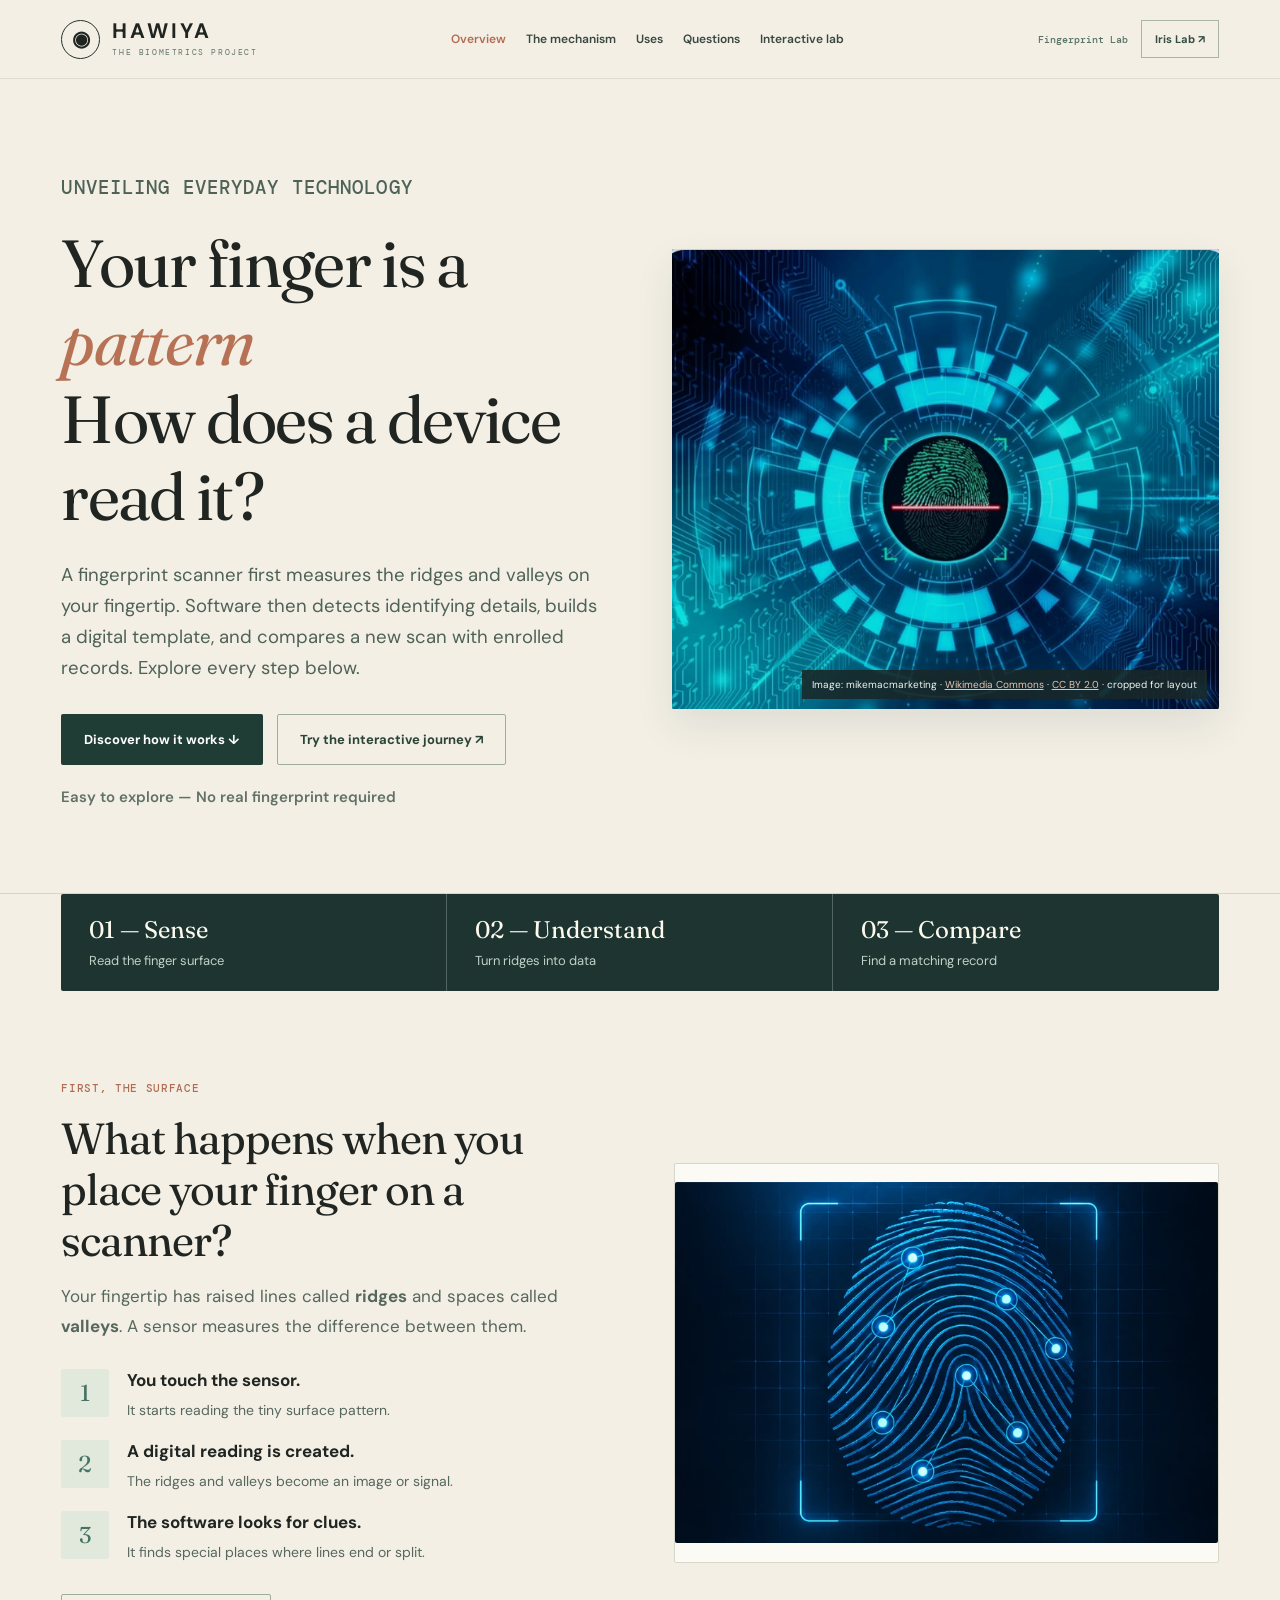
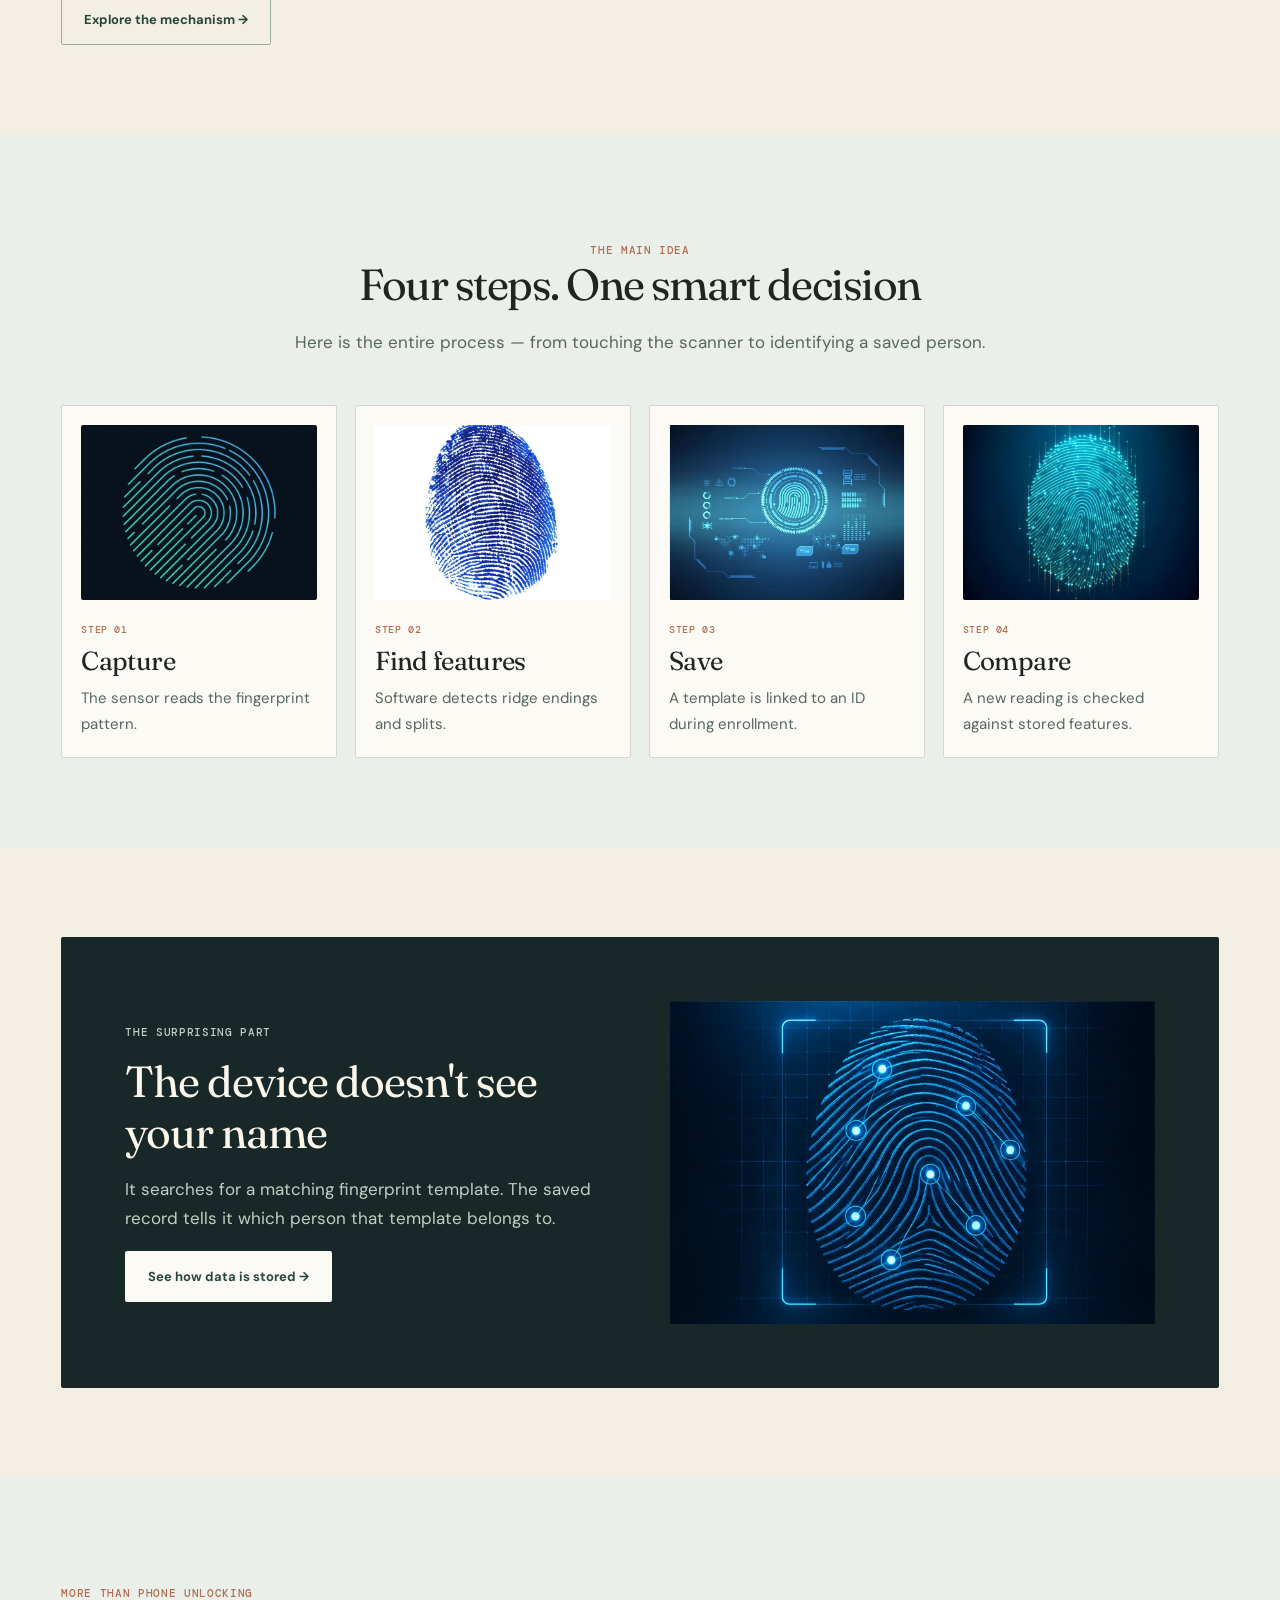
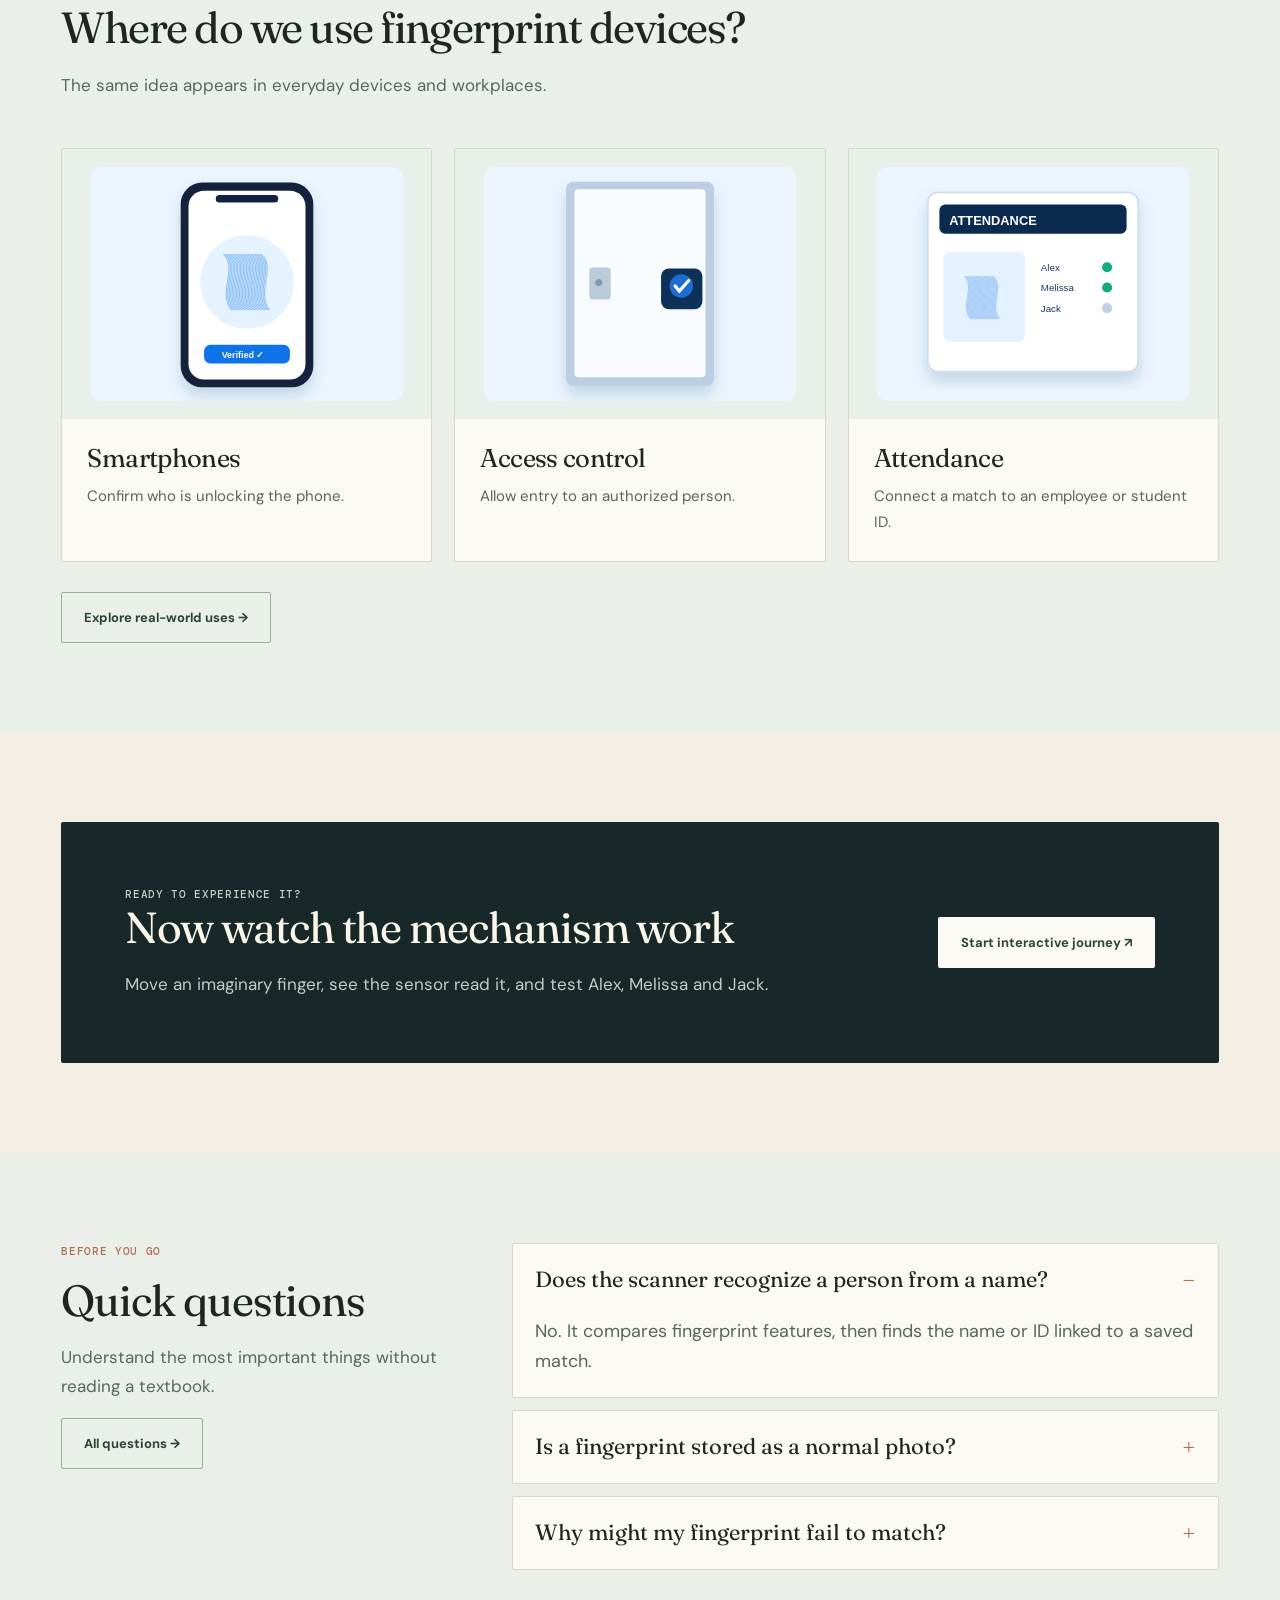
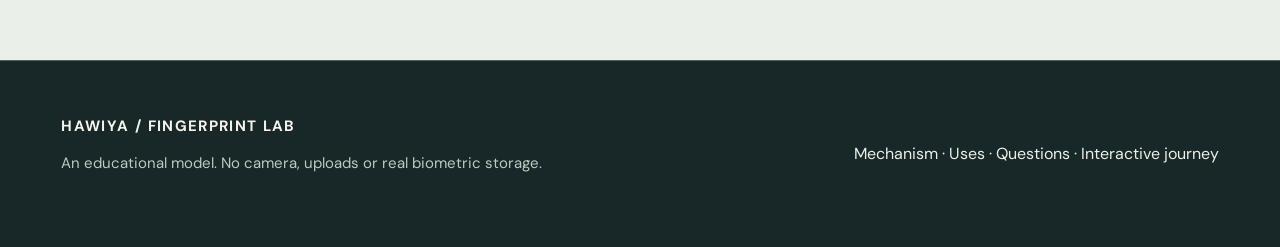
<file: static/fingerprint/index.html>
<!DOCTYPE html>

<html lang="en"><head><meta charset="utf-8"/><meta content="width=device-width,initial-scale=1" name="viewport"/><meta content="#102440" name="theme-color"/><meta content="Discover how fingerprint sensors read ridges, generate templates, and recognize an enrolled person." name="description"/><title>Fingerprint Lab | HAWIYA</title><style>
.hero-art {
  position: relative;
  overflow: hidden;
}
.hero-art img {
  width: 100%;
  height: 100%;
  object-fit: cover;
  display: block;
}
.hero-image-credit {
  position: absolute;
  right: 12px;
  bottom: 10px;
  background: rgba(5,16,35,.82);
  color: #fff;
  font: 600 11px/1.4 Arial,sans-serif;
  padding: 7px 10px;
  border-radius: 8px;
}
.hero-image-credit a {
  color: #bde3ff;
  text-decoration: underline;
}
</style><link href="https://fonts.googleapis.com/css2?family=DM+Sans:wght@400;500;600;700&amp;family=DM+Mono:wght@400;500&amp;family=Fraunces:opsz,wght@9..144,400;9..144,600&amp;display=swap" rel="stylesheet"/><link href="pages.css?v=4" rel="stylesheet"/><link href="theme.css?v=4" rel="stylesheet"/></head><body class="hawiya-fingerprint fingerprint-article" data-fingerprint-page="index"><header class="hawiya-site-nav">
<div class="hawiya-site-inner">
<a aria-label="HAWIYA home" class="hawiya-wordmark" href="/"><span aria-hidden="true" class="hawiya-symbol">◉</span><span>HAWIYA<small>THE BIOMETRICS PROJECT</small></span></a>
<nav aria-label="Fingerprint lab navigation" class="hawiya-navlinks" id="hawiyaNavLinks"><a aria-current="page" class="is-current" href="index.html">Overview</a><a href="mechanism.html">The mechanism</a><a href="uses.html">Uses</a><a href="questions.html">Questions</a><a href="journey.html">Interactive lab</a></nav>
<div class="hawiya-nav-actions"><span class="hawiya-stage-label">Fingerprint Lab</span><a class="hawiya-crosslab" href="/iris">Iris Lab ↗</a><button aria-controls="hawiyaNavLinks" aria-expanded="false" aria-label="Open navigation" class="hawiya-nav-toggle" id="hawiyaNavToggle" type="button">Menu ☰</button></div>
</div>
</header><section class="hero"><div class="wrap hero-grid"><div><p class="eyebrow">UNVEILING EVERYDAY TECHNOLOGY</p><h1 class="clean-heading">Your finger is a <span>pattern</span><br/>How does a device read it?</h1><p>A fingerprint scanner first measures the ridges and valleys on your fingertip. Software then detects identifying details, builds a digital template, and compares a new scan with enrolled records. Explore every step below.</p><div class="buttons"><a class="btn blue" href="#first">Discover how it works ↓</a><a class="btn outline" href="journey.html">Try the interactive journey ↗</a></div><div class="hero-caption">Easy to explore — No real fingerprint required</div></div><div class="hero-art"><img alt="Dark blue fingerprint scanner with luminous cyan sensor, close-up product illustration" src="assets/hero-reference.webp"/><div class="hero-image-credit">Image: mikemacmarketing · <a href="https://commons.wikimedia.org/wiki/File:Fingerprint_Scanner.jpg" rel="noopener noreferrer" target="_blank">Wikimedia Commons</a> · <a href="https://creativecommons.org/licenses/by/2.0/" rel="noopener noreferrer" target="_blank">CC BY 2.0</a> · cropped for layout</div></div></div></section>
<div class="wrap"><div class="metrics"><div class="metric"><b>01 — Sense</b><span>Read the finger surface</span></div><div class="metric"><b>02 — Understand</b><span>Turn ridges into data</span></div><div class="metric"><b>03 — Compare</b><span>Find a matching record</span></div></div></div>
<section class="section" id="first"><div class="wrap section-grid"><div><p class="eyebrow">FIRST, THE SURFACE</p><h2 class="clean-heading">What happens when you place your finger on a scanner?</h2><p>Your fingertip has raised lines called <b>ridges</b> and spaces called <b>valleys</b>. A sensor measures the difference between them.</p><div class="detail-list"><div class="detail-row"><span class="detail-number">1</span><div><b>You touch the sensor.</b><p>It starts reading the tiny surface pattern.</p></div></div><div class="detail-row"><span class="detail-number">2</span><div><b>A digital reading is created.</b><p>The ridges and valleys become an image or signal.</p></div></div><div class="detail-row"><span class="detail-number">3</span><div><b>The software looks for clues.</b><p>It finds special places where lines end or split.</p></div></div></div><div style="margin-top:30px"><a class="btn outline" href="mechanism.html">Explore the mechanism →</a></div></div><div class="large-photo"><img alt="Close-up fingertip with fingerprint scan overlay, no person visible" class="real-photo" loading="lazy" src="assets/feature-analysis.webp"/></div></div></section>
<section class="section light"><div class="wrap"><div class="section-heading center"><p class="eyebrow">THE MAIN IDEA</p><h2 class="clean-heading">Four steps. One smart decision</h2><p>Here is the entire process — from touching the scanner to identifying a saved person.</p></div><div class="feature-grid"><article class="feature"><img alt="Finger scanner device" class="real-photo" loading="lazy" src="assets/step-capture.webp"/><p class="step">STEP 01</p><h3 class="clean-heading">Capture</h3><p>The sensor reads the fingerprint pattern.</p></article><article class="feature"><img alt="Detailed fingerprint ridge impression" class="real-photo" loading="lazy" src="assets/step-ridges.webp"/><p class="step">STEP 02</p><h3 class="clean-heading">Find features</h3><p>Software detects ridge endings and splits.</p></article><article class="feature"><img alt="Digital fingerprint feature map representing an extracted template" loading="lazy" src="assets/step-template.webp"/><p class="step">STEP 03</p><h3 class="clean-heading">Save</h3><p>A template is linked to an ID during enrollment.</p></article><article class="feature"><img alt="Visualization of fingerprint matching between two scans" class="real-photo" loading="lazy" src="assets/step-match.webp"/><p class="step">STEP 04</p><h3 class="clean-heading">Compare</h3><p>A new reading is checked against stored features.</p></article></div></div></section>
<section class="section"><div class="wrap"><div class="explain-card"><div><p class="eyebrow">THE SURPRISING PART</p><h2 class="clean-heading" style="color:white">The device doesn't see your name</h2><p>It searches for a matching fingerprint template. The saved record tells it which person that template belongs to.</p><a class="btn white" href="mechanism.html">See how data is stored →</a></div><img alt="Digital fingerprint template showing stored feature positions and types" loading="lazy" src="assets/feature-analysis.webp"/></div></div></section>
<section class="section light"><div class="wrap"><div class="section-heading"><p class="eyebrow">MORE THAN PHONE UNLOCKING</p><h2 class="clean-heading">Where do we use fingerprint devices?</h2><p>The same idea appears in everyday devices and workplaces.</p></div><div class="use-grid"><article class="use-card"><img alt="Phone using fingerprint recognition" loading="lazy" src="assets/phone.svg"/><div><h3 class="clean-heading">Smartphones</h3><p>Confirm who is unlocking the phone.</p></div></article><article class="use-card"><img alt="Secure entry door controlled by fingerprint" loading="lazy" src="assets/door.svg"/><div><h3 class="clean-heading">Access control</h3><p>Allow entry to an authorized person.</p></div></article><article class="use-card"><img alt="Attendance system linked to fingerprint identity" loading="lazy" src="assets/attendance.svg"/><div><h3 class="clean-heading">Attendance</h3><p>Connect a match to an employee or student ID.</p></div></article></div><div style="margin-top:30px"><a class="btn outline" href="uses.html">Explore real-world uses →</a></div></div></section>
<section class="section"><div class="wrap"><div class="banner"><div><p class="eyebrow">READY TO EXPERIENCE IT?</p><h2 class="clean-heading" style="color:white">Now watch the mechanism work</h2><p>Move an imaginary finger, see the sensor read it, and test Alex, Melissa and Jack.</p></div><a class="btn white" href="journey.html">Start interactive journey ↗</a></div></div></section>
<section class="section light"><div class="wrap faq"><div><p class="eyebrow">BEFORE YOU GO</p><h2 class="clean-heading">Quick questions</h2><p>Understand the most important things without reading a textbook.</p><a class="btn outline" href="questions.html">All questions →</a></div><div class="faq-list"><details open=""><summary>Does the scanner recognize a person from a name?</summary><p>No. It compares fingerprint features, then finds the name or ID linked to a saved match.</p></details><details><summary>Is a fingerprint stored as a normal photo?</summary><p>Many systems store a feature template instead of a full fingerprint picture. The exact storage method depends on the device.</p></details><details><summary>Why might my fingerprint fail to match?</summary><p>Contact, rotation, dirt or a low-quality reading can hide features. The software must allow a degree of difference.</p></details></div></div></section><footer class="footer"><div class="wrap footer-grid"><div><a class="logo" href="index.html">HAWIYA / FINGERPRINT LAB</a><p>An educational model. No camera, uploads or real biometric storage.</p></div><div><a href="mechanism.html">Mechanism</a> · <a href="uses.html">Uses</a> · <a href="questions.html">Questions</a> · <a href="journey.html">Interactive journey</a></div></div></footer><script defer="" src="site.js"></script></body></html>
</file>
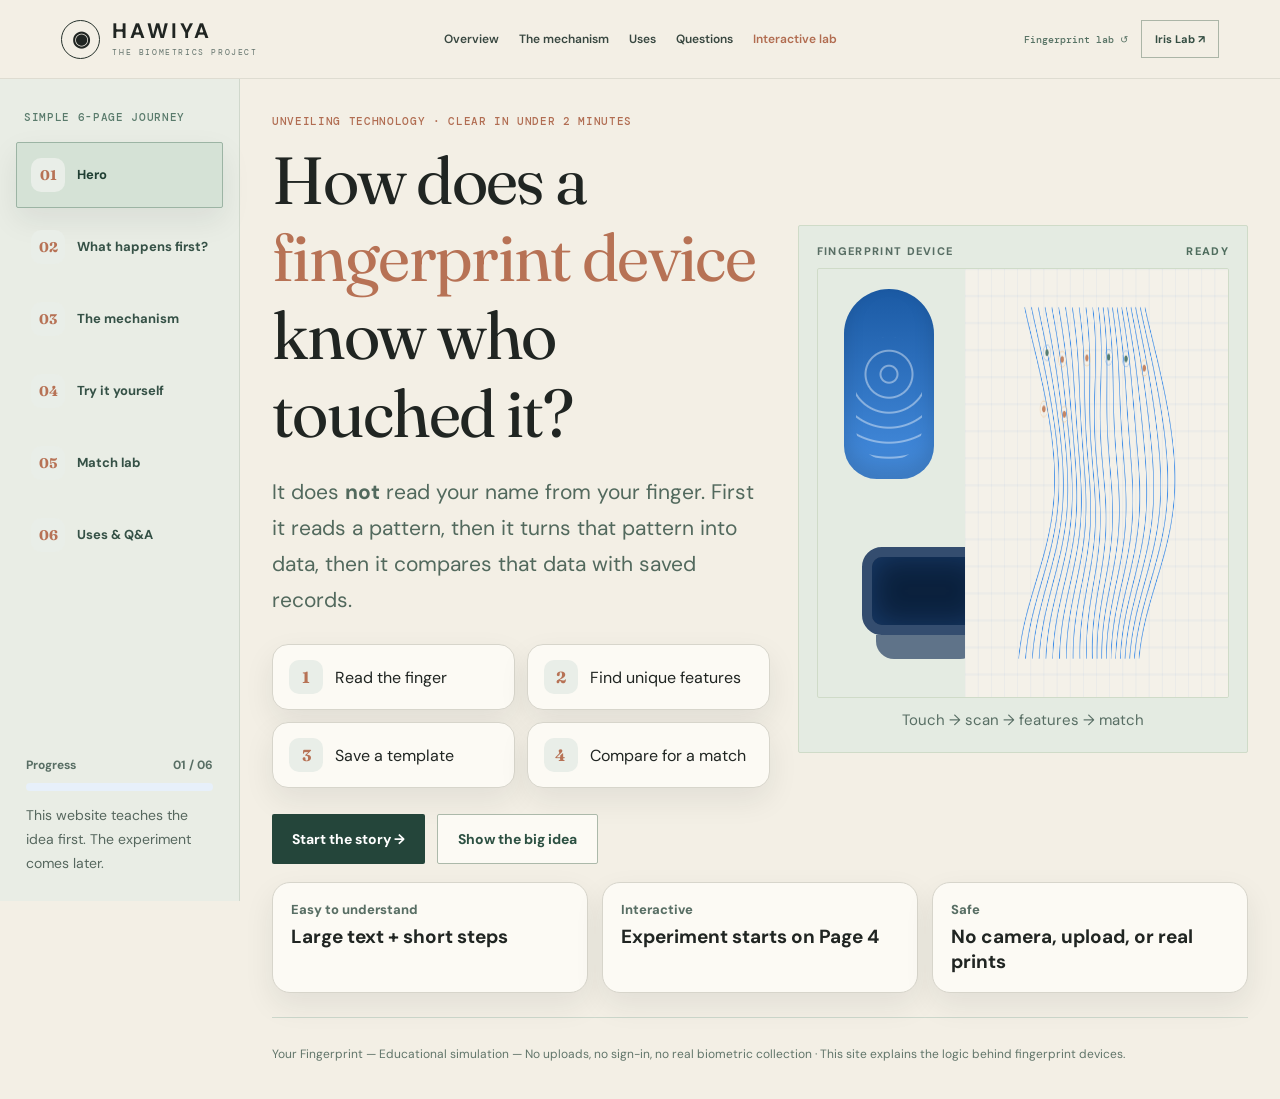
<file: static/fingerprint/journey.html>
<!DOCTYPE html>

<html lang="en">
<head>
<meta charset="utf-8"/>
<meta content="width=device-width,initial-scale=1" name="viewport"/>
<meta content="#102440" name="theme-color"/>
<meta content="A clear, visual website that explains how fingerprint devices work through simple pages and optional experiments." name="description"/>
<title>Interactive Fingerprint Lab | HAWIYA</title>

<link crossorigin="" href="https://fonts.gstatic.com" rel="preconnect"/>


<link href="https://fonts.googleapis.com/css2?family=DM+Sans:wght@400;500;600;700&amp;family=DM+Mono:wght@400;500&amp;family=Fraunces:opsz,wght@9..144,400;9..144,600&amp;display=swap" rel="stylesheet"/><link href="journey.css?v=4" rel="stylesheet"/><link href="theme.css?v=4" rel="stylesheet"/></head>
<body class="hawiya-fingerprint fingerprint-journey" data-fingerprint-page="journey">
<header class="hawiya-site-nav">
<div class="hawiya-site-inner">
<a aria-label="HAWIYA home" class="hawiya-wordmark" href="/"><span aria-hidden="true" class="hawiya-symbol">◉</span><span>HAWIYA<small>THE BIOMETRICS PROJECT</small></span></a>
<nav aria-label="Fingerprint lab navigation" class="hawiya-navlinks" id="hawiyaNavLinks"><a href="index.html">Overview</a><a href="mechanism.html">The mechanism</a><a href="uses.html">Uses</a><a href="questions.html">Questions</a><a aria-current="page" class="is-current" href="journey.html">Interactive lab</a></nav>
<div class="hawiya-nav-actions"><a class="hawiya-stage-label" href="#" id="logo" title="Restart this journey">Fingerprint lab ↺</a><a class="hawiya-crosslab" href="/iris">Iris Lab ↗</a><button aria-label="Show journey stages" class="hawiya-steps-button" id="menuButton" type="button">Stages ☰</button><button aria-controls="hawiyaNavLinks" aria-expanded="false" aria-label="Open navigation" class="hawiya-nav-toggle" id="hawiyaNavToggle" type="button">Menu ☰</button></div>
</div>
</header>
<div class="shell">
<aside class="sidebar" id="sidebar">
<div class="side-title">SIMPLE 6-PAGE JOURNEY</div>
<nav aria-label="Website pages" id="nav">
<button class="nav-item active" data-page="0"><span>01</span>Hero</button>
<button class="nav-item" data-page="1"><span>02</span>What happens first?</button>
<button class="nav-item" data-page="2"><span>03</span>The mechanism</button>
<button class="nav-item" data-page="3"><span>04</span>Try it yourself</button>
<button class="nav-item" data-page="4"><span>05</span>Match lab</button>
<button class="nav-item" data-page="5"><span>06</span>Uses &amp; Q&amp;A</button>
</nav>
<div class="sidebar-foot">
<div class="progress-line"><span>Progress</span><strong id="progressNumber">01 / 06</strong></div>
<div class="progress-track"><div id="progressFill"></div></div>
<p>This website teaches the idea first. The experiment comes later.</p>
</div>
</aside>
<main id="main">
<!-- PAGE 1 -->
<section class="page active" data-view="0">
<div class="hero-grid">
<div class="hero-copy">
<div class="eyebrow">UNVEILING TECHNOLOGY · CLEAR IN UNDER 2 MINUTES</div>
<h1 class="clean-heading">How does a <span>fingerprint device</span> know who touched it?</h1>
<p class="lead">It does <strong>not</strong> read your name from your finger. First it reads a pattern, then it turns that pattern into data, then it compares that data with saved records.</p>
<div class="hero-points">
<div><b>1</b><span>Read the finger</span></div>
<div><b>2</b><span>Find unique features</span></div>
<div><b>3</b><span>Save a template</span></div>
<div><b>4</b><span>Compare for a match</span></div>
</div>
<div class="hero-actions">
<button class="btn primary" data-go="1">Start the story →</button>
<button class="btn secondary" id="bigIdeaButton">Show the big idea</button>
</div>
<div class="big-idea" hidden="" id="bigIdea">
<strong>The big idea:</strong> a fingerprint scanner stores and compares <em>features</em>, then links a match to an ID.
          </div>
</div>
<div class="hero-visual card">
<div class="card-top"><span>FINGERPRINT DEVICE</span><span class="status">READY</span></div>
<div class="device-showcase">
<div class="hand-mini">
<div class="mini-finger"></div>
</div>
<div class="scanner-mini">
<div class="scanner-window"></div>
<div class="scanner-base"></div>
</div>
<canvas aria-label="Fingerprint illustration" height="380" id="heroCanvas" width="480"></canvas>
</div>
<div class="visual-note">Touch → scan → features → match</div>
</div>
</div>
<div class="intro-banner">
<div class="banner-item"><span>Easy to understand</span><b>Large text + short steps</b></div>
<div class="banner-item"><span>Interactive</span><b>Experiment starts on Page 4</b></div>
<div class="banner-item"><span>Safe</span><b>No camera, upload, or real prints</b></div>
</div>
</section>
<!-- PAGE 2 -->
<section class="page" data-view="1">
<div class="page-head">
<div class="eyebrow">PAGE 2 · WHAT HAPPENS WHEN YOU PUT YOUR FINGER?</div>
<h2 class="clean-heading">First, the device simply reads the surface of your finger</h2>
<p>When you place your finger on the sensor, the device sees the <strong>ridges</strong> and <strong>valleys</strong> on your skin. It turns that into a digital image or signal that software can understand.</p>
</div>
<div class="story-strip">
<div class="story-card">
<div class="story-ill touch-ill">
<div class="finger-icon"></div>
<div class="sensor-icon"></div>
</div>
<h3 class="clean-heading">1. Touch</h3>
<p>You place your finger on the sensor surface.</p>
</div>
<div class="story-arrow">→</div>
<div class="story-card">
<div class="story-ill scan-ill">
<div class="grid-ill"></div>
</div>
<h3 class="clean-heading">2. Scan</h3>
<p>The device reads the ridge pattern on that small area.</p>
</div>
<div class="story-arrow">→</div>
<div class="story-card">
<div class="story-ill pattern-ill">
<canvas aria-label="Fingerprint pattern preview" height="140" id="patternPreview" width="220"></canvas>
</div>
<h3 class="clean-heading">3. Pattern</h3>
<p>The result looks like a fingerprint image or map.</p>
</div>
<div class="story-arrow">→</div>
<div class="story-card">
<div class="story-ill data-ill">
<div class="data-chip big">Template = important points</div>
</div>
<h3 class="clean-heading">4. Data</h3>
<p>Software keeps the important points, not the person's name.</p>
</div>
</div>
<div class="split two-large">
<div class="card image-card">
<div class="card-top"><span>WHAT THE SENSOR MAY SEE</span><span>SIMPLIFIED VIEW</span></div>
<div class="sensor-photo">
<div class="photo-frame"><canvas height="300" id="sensorPhotoCanvas" width="480"></canvas></div>
</div>
<p class="caption">Dark and light lines show ridges and valleys. This is the starting point.</p>
</div>
<div class="card text-card">
<div class="card-top"><span>VERY SIMPLE EXPLANATION</span><span>1 MINUTE</span></div>
<ul class="simple-list">
<li><b>The sensor does not know your name.</b></li>
<li><b>It reads a physical pattern</b> on the finger.</li>
<li><b>Software finds special points</b> in that pattern.</li>
<li><b>Those points are saved as a template.</b></li>
<li><b>A new scan is compared</b> with saved templates later.</li>
</ul>
<div class="fact-box">
<b>Main message:</b> the device knows a person only after a pattern matches a saved record.
          </div>
</div>
</div>
<div class="page-actions"><button class="btn subtle" data-go="0">← Previous</button><button class="btn primary" data-go="2">Show me the mechanism →</button></div>
</section>
<!-- PAGE 3 -->
<section class="page" data-view="2">
<div class="page-head">
<div class="eyebrow">PAGE 3 · THE MECHANISM</div>
<h2 class="clean-heading">How does the device understand the fingerprint?</h2>
<p>Different devices use different sensors, but the logic is similar: capture the pattern, detect the useful features, then store them as a template.</p>
</div>
<div class="mechanism-grid">
<div class="card mechanism-card">
<div class="card-top"><span>SENSOR TYPES</span><span>CLICK TO SWITCH</span></div>
<div class="sensor-tabs">
<button class="sensor-tab active" data-sensor="capacitive">Capacitive</button>
<button class="sensor-tab" data-sensor="optical">Optical</button>
<button class="sensor-tab" data-sensor="ultrasonic">Ultrasonic</button>
</div>
<div class="sensor-visual" id="sensorVisual">
<div class="sensor-illustration">
<div class="layer top"></div>
<div class="layer middle"></div>
<div class="layer bottom"></div>
</div>
<div class="sensor-desc" id="sensorDescription"></div>
</div>
</div>
<div class="card mechanism-card">
<div class="card-top"><span>FROM IMAGE TO TEMPLATE</span><span>STEP BY STEP</span></div>
<div class="logic-steps-large">
<div class="logic-box active" data-logic="0"><b>1</b><span>Fingerprint image</span></div>
<div class="logic-box" data-logic="1"><b>2</b><span>Minutiae points</span></div>
<div class="logic-box" data-logic="2"><b>3</b><span>Saved template</span></div>
</div>
<div class="logic-stage">
<canvas height="280" id="logicCanvas" width="500"></canvas>
<div class="logic-text">
<h3 class="clean-heading" id="logicTitle">Fingerprint image</h3>
<p id="logicText">The software starts with a fingerprint pattern from the sensor.</p>
<div class="template-box" id="templateBox">Template preview will appear here.</div>
</div>
</div>
</div>
</div>
<div class="image-row three">
<div class="use-image-card card small-card">
<div class="icon-wrap">📱</div>
<h3 class="clean-heading">Phones</h3>
<p>Quick unlocking for one saved user.</p>
</div>
<div class="use-image-card card small-card">
<div class="icon-wrap">🚪</div>
<h3 class="clean-heading">Doors</h3>
<p>Access control for authorized people only.</p>
</div>
<div class="use-image-card card small-card">
<div class="icon-wrap">🏫</div>
<h3 class="clean-heading">Attendance</h3>
<p>Record who checked in and when.</p>
</div>
</div>
<div class="page-actions"><button class="btn subtle" data-go="1">← Previous</button><button class="btn primary" data-go="3">Try the experiment →</button></div>
</section>
<!-- PAGE 4 -->
<section class="page" data-view="3">
<div class="page-head">
<div class="eyebrow">PAGE 4 · OPTIONAL EXPERIMENT</div>
<h2 class="clean-heading">Now try the scanner yourself</h2>
<p>This page is the experiment. Move the virtual finger and change the scan quality to see how the reading changes.</p>
</div>
<div class="split two-large">
<div class="card stage-card">
<div class="card-top"><span>TOUCH THE SENSOR</span><span class="status">LIVE</span></div>
<div class="device-stage" id="deviceStage">
<div class="stage-finger" id="stageFinger">
<div class="nail"></div>
<div class="finger-lines"></div>
</div>
<div class="big-scanner" id="bigScanner">
<div class="scanner-grid" id="scannerGrid"></div>
<div class="sweep"></div>
</div>
</div>
<div class="stage-note"><span id="contactText">Finger above sensor</span><strong id="contactValue">0% contact</strong></div>
</div>
<div class="card controls-card">
<div class="card-top"><span>CHANGE THE INPUTS</span><span>SEE THE OUTPUT</span></div>
<label class="big-label" for="fingerSlider">Finger position <output id="fingerOutput">0%</output></label>
<input id="fingerSlider" max="100" min="0" type="range" value="0"/>
<label class="big-label" for="qualitySlider">Scan quality <output id="qualityOutput">85%</output></label>
<input id="qualitySlider" max="100" min="25" type="range" value="85"/>
<div class="button-row"><button class="btn primary" id="autoMove">Auto move</button><button class="btn secondary" id="togglePixels">Show cells</button></div>
<div class="reading-card">
<h3 class="clean-heading">What the sensor reads</h3>
<canvas height="220" id="scanCanvas" width="420"></canvas>
<p id="scanSummary">The reading becomes clearer when contact and quality improve.</p>
</div>
</div>
</div>
<div class="page-actions"><button class="btn subtle" data-go="2">← Previous</button><button class="btn primary" data-go="4">Go to matching →</button></div>
</section>
<!-- PAGE 5 -->
<section class="page" data-view="4">
<div class="page-head">
<div class="eyebrow">PAGE 5 · MATCH LAB</div>
<h2 class="clean-heading">Which fingerprint matches the saved one?</h2>
<p>Choose a saved person, then test a new scan from Alex, Melissa, or Jack. The score is calculated in the browser from feature points.</p>
</div>
<div class="people-row" id="savedPeople">
<button class="person-card active" data-enroll="0"><span class="avatar a">A</span><span><strong>Alex</strong><small>Saved print A</small></span></button>
<button class="person-card" data-enroll="1"><span class="avatar m">M</span><span><strong>Melissa</strong><small>Saved print B</small></span></button>
<button class="person-card" data-enroll="2"><span class="avatar j">J</span><span><strong>Jack</strong><small>Saved print C</small></span></button>
</div>
<div class="lab-grid">
<div class="card compare-card">
<div class="compare-head">
<div><span>SAVED TEMPLATE</span><b id="savedName">Alex</b></div>
<div><span>NEW SCAN</span><b id="scanName">Alex</b></div>
</div>
<div class="compare-canvases">
<canvas height="320" id="savedCanvas" width="320"></canvas>
<canvas height="320" id="matchCanvas" width="320"></canvas>
</div>
<div class="score-card">
<div class="score-line"><span>Match score</span><strong id="scoreValue">100%</strong></div>
<div class="score-track"><div id="scoreFill"></div></div>
<div class="decision yes" id="decision">MATCH</div>
<p class="decision-text" id="decisionText">The new scan is close enough to the saved template.</p>
</div>
</div>
<div class="card control-card">
<div class="card-top"><span>TEST A NEW SCAN</span><span>EDIT THE INPUTS</span></div>
<div class="candidate-list" id="candidateList">
<button class="candidate active" data-scan="0"><span class="avatar a">A</span><b>Alex</b><small>use this scan</small></button>
<button class="candidate" data-scan="1"><span class="avatar m">M</span><b>Melissa</b><small>use this scan</small></button>
<button class="candidate" data-scan="2"><span class="avatar j">J</span><b>Jack</b><small>use this scan</small></button>
</div>
<label class="big-label" for="rotationSlider">Finger rotation <output id="rotationOutput">0°</output></label>
<input id="rotationSlider" max="35" min="-35" type="range" value="0"/>
<label class="big-label" for="thresholdSlider">Acceptance threshold <output id="thresholdOutput">65%</output></label>
<input id="thresholdSlider" max="90" min="35" type="range" value="65"/>
<button class="btn primary full" id="rescanButton">Scan again</button>
<div class="fact-box compact">Same person usually gives a higher score. Different people give a lower score. Angle and quality can also change the result.</div>
</div>
</div>
<div class="page-actions"><button class="btn subtle" data-go="3">← Previous</button><button class="btn primary" data-go="5">Uses &amp; Q&amp;A →</button></div>
</section>
<!-- PAGE 6 -->
<section class="page" data-view="5">
<div class="page-head">
<div class="eyebrow">PAGE 6 · USES, QUESTIONS, AND THE MORAL</div>
<h2 class="clean-heading">Where is this used, and what should we remember?</h2>
<p>Fingerprint devices are helpful, but users should also understand privacy, storage, and limits.</p>
</div>
<div class="image-row three uses-row">
<div class="card use-card active" data-use="phone"><div class="icon-wrap">📱</div><h3 class="clean-heading">Phone unlock</h3><p>Fast and personal access.</p></div>
<div class="card use-card" data-use="door"><div class="icon-wrap">🚪</div><h3 class="clean-heading">Secure doors</h3><p>Allow or deny entry.</p></div>
<div class="card use-card" data-use="school"><div class="icon-wrap">🧾</div><h3 class="clean-heading">Attendance</h3><p>Link a match to a stored ID.</p></div>
</div>
<div class="card use-detail" id="useDetail">
<h3 class="clean-heading">Phone unlock</h3>
<p>The device compares a new scan with templates already enrolled on the phone. If one matches, the phone unlocks.</p>
</div>
<div class="faq-layout">
<div class="card moral-card">
<div class="card-top"><span>THE MORAL</span><span>ONE SENTENCE</span></div>
<h3 class="clean-heading">The scanner does not know your name by magic</h3>
<p>It measures a pattern, turns it into features, compares those features, and then links a successful match to a saved identity.</p>
<div class="moral-mini">
<div><b>Pattern</b><span>what it sees</span></div>
<div><b>Template</b><span>what it saves</span></div>
<div><b>Match</b><span>what it decides</span></div>
</div>
</div>
<div class="faqs">
<details open="">
<summary>Does the fingerprint itself contain a name?</summary>
<p>No. The fingerprint provides a pattern. The system matches that pattern to a saved record that contains an ID or name.</p>
</details>
<details>
<summary>Does the device store the whole finger?</summary>
<p>Many systems save a template of important features rather than a full photo-like image.</p>
</details>
<details>
<summary>Why can the same finger fail sometimes?</summary>
<p>Because angle, pressure, moisture, dirt, or sensor quality may change the new scan.</p>
</details>
<details>
<summary>Where is this technology used?</summary>
<p>Phones, doors, attendance systems, banking devices, and many forms of access control.</p>
</details>
</div>
</div>
<div class="page-actions"><button class="btn subtle" data-go="4">← Previous</button><button class="btn primary" data-go="0">Start again ↺</button></div>
</section>
<footer>
      Your Fingerprint — Educational simulation — No uploads, no sign-in, no real biometric collection · This site explains the logic behind fingerprint devices.
    </footer>
</main>
</div>
<script defer="" src="app.js"></script>
<script defer="" src="site.js"></script>
</body>
</html>
</file>
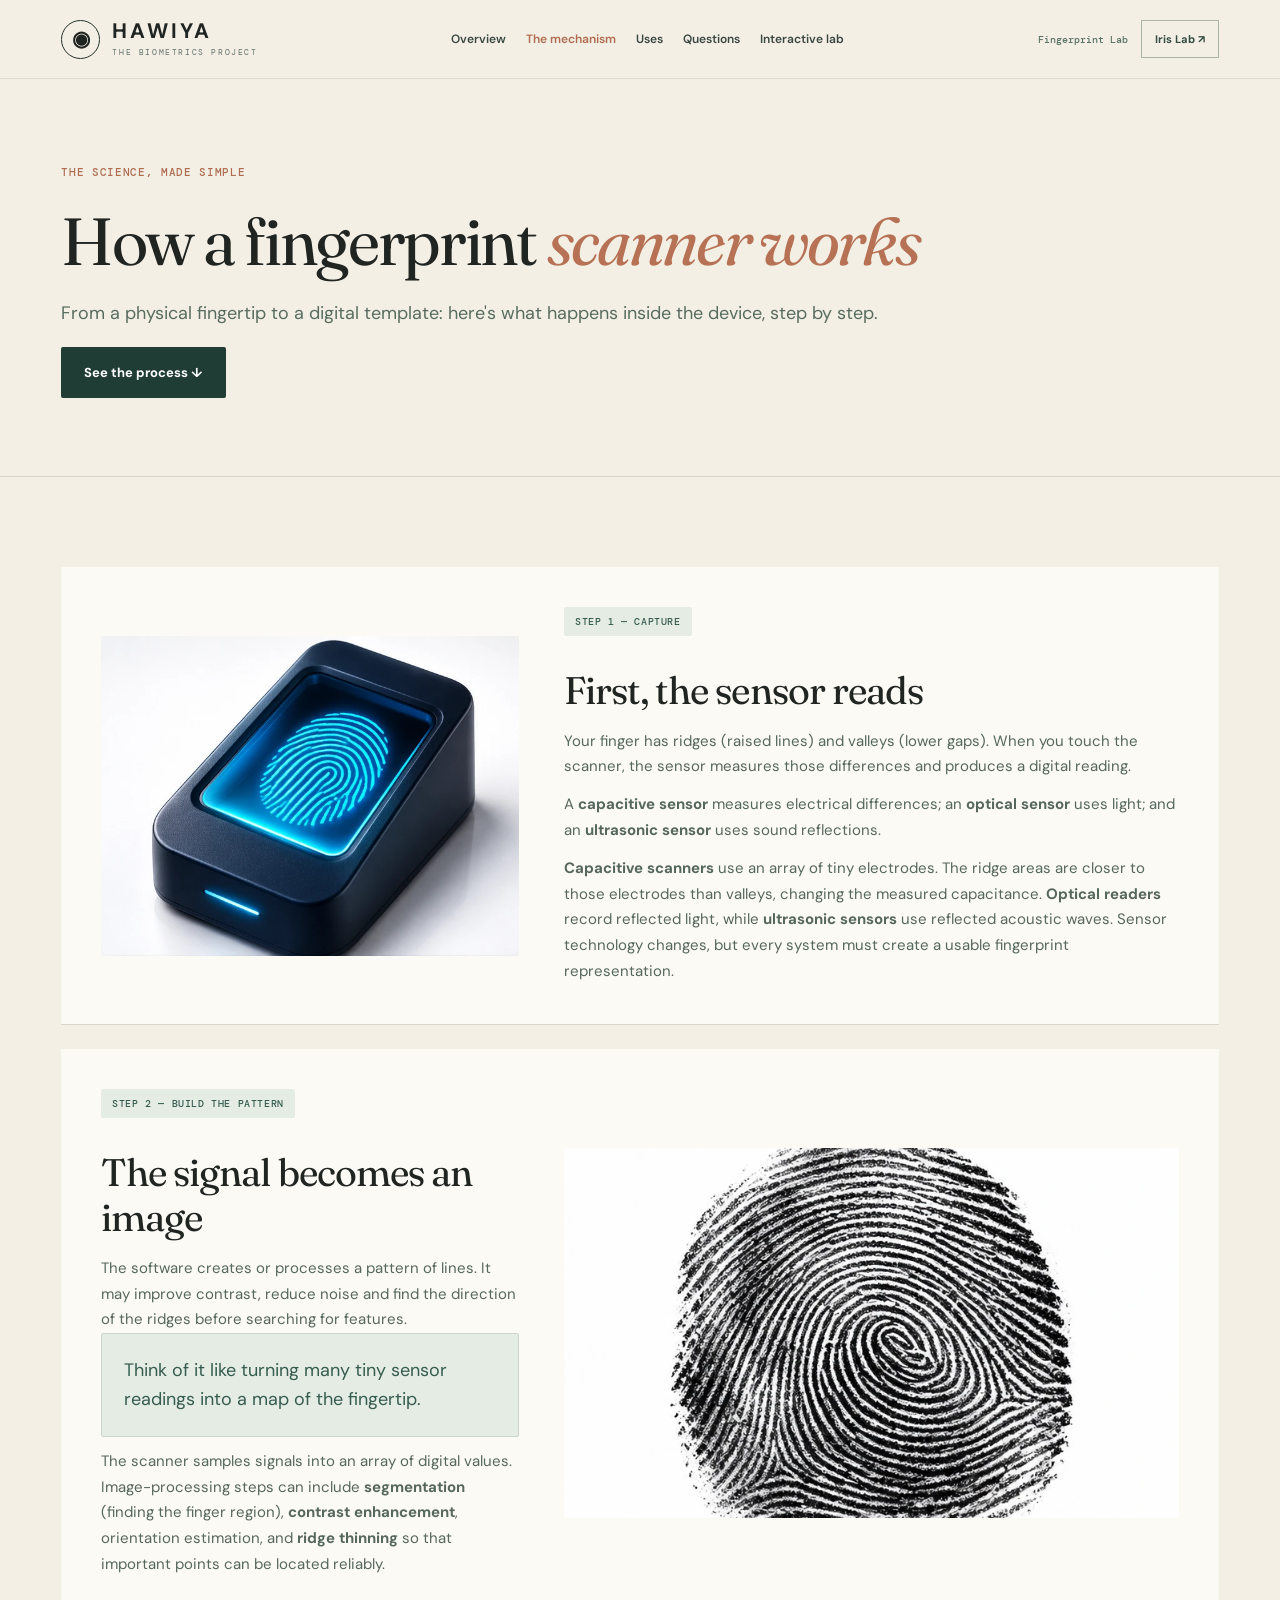
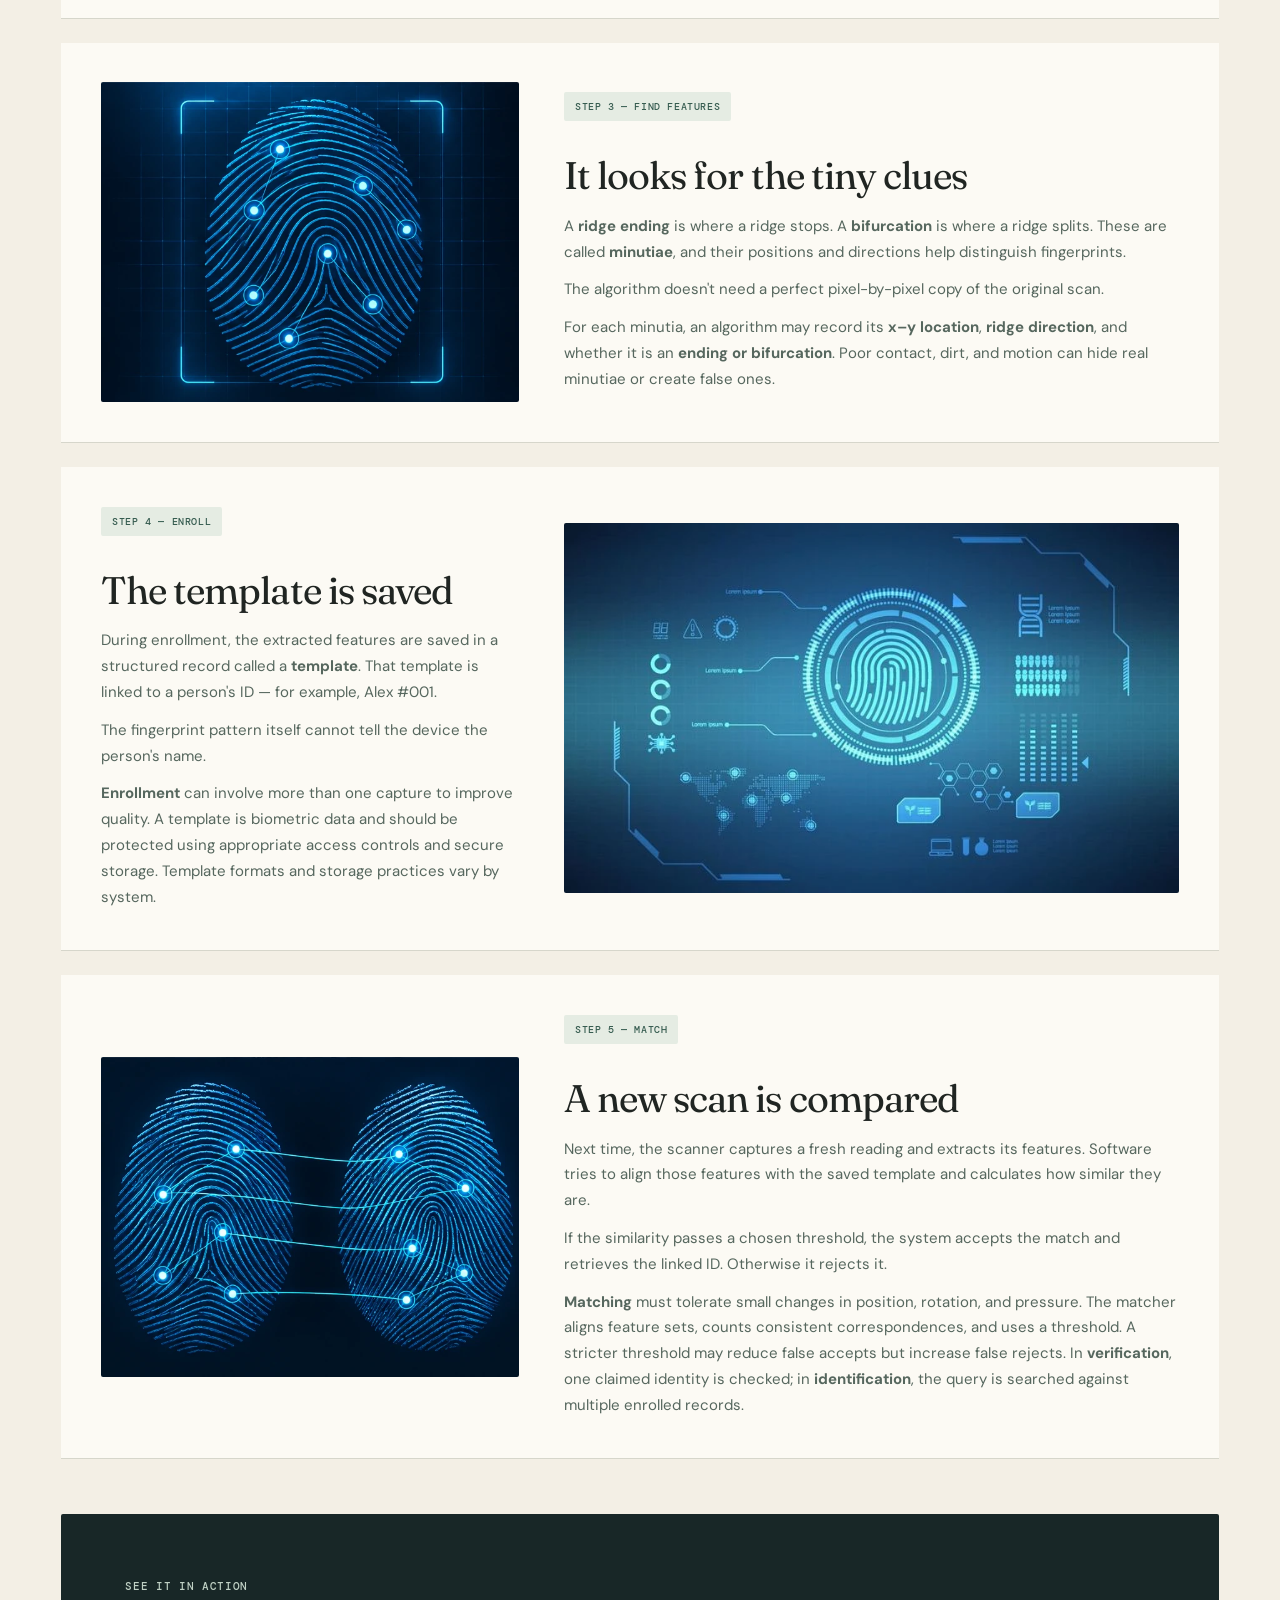
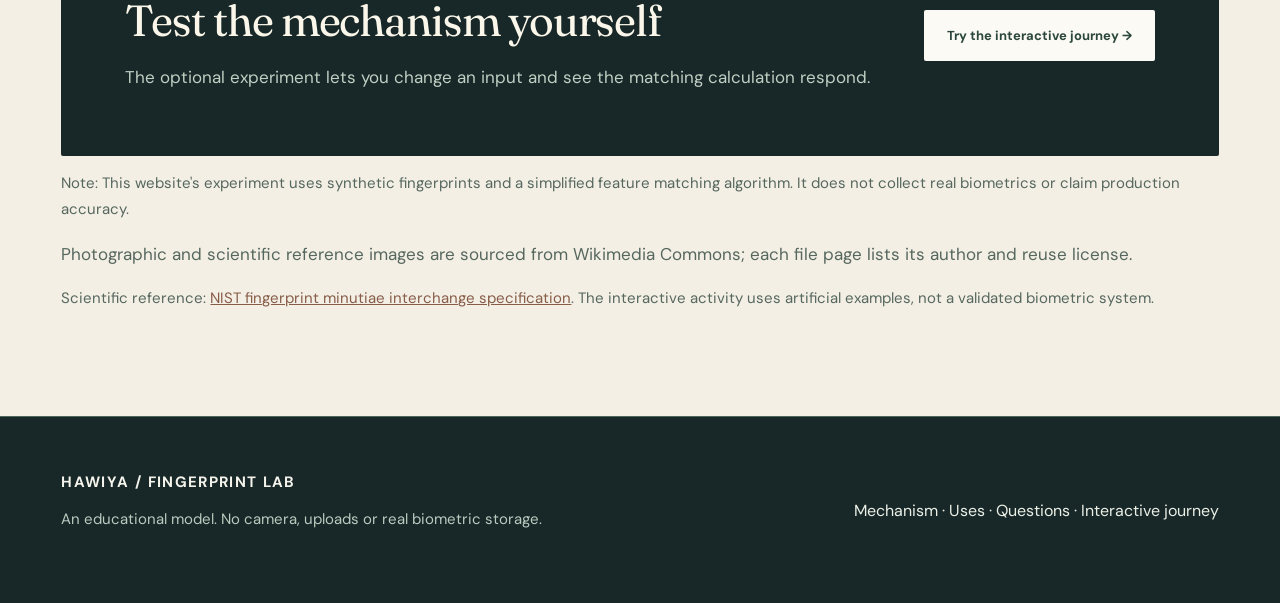
<file: static/fingerprint/mechanism.html>
<!DOCTYPE html>

<html lang="en"><head><meta charset="utf-8"/><meta content="width=device-width,initial-scale=1" name="viewport"/><meta content="#102440" name="theme-color"/><meta content="Discover how fingerprint sensors read ridges, generate templates, and recognize an enrolled person." name="description"/><title>Fingerprint Mechanism | HAWIYA</title><link href="https://fonts.googleapis.com/css2?family=DM+Sans:wght@400;500;600;700&amp;family=DM+Mono:wght@400;500&amp;family=Fraunces:opsz,wght@9..144,400;9..144,600&amp;display=swap" rel="stylesheet"/><link href="pages.css?v=4" rel="stylesheet"/><link href="theme.css?v=4" rel="stylesheet"/></head><body class="hawiya-fingerprint fingerprint-article" data-fingerprint-page="mechanism"><header class="hawiya-site-nav">
<div class="hawiya-site-inner">
<a aria-label="HAWIYA home" class="hawiya-wordmark" href="/"><span aria-hidden="true" class="hawiya-symbol">◉</span><span>HAWIYA<small>THE BIOMETRICS PROJECT</small></span></a>
<nav aria-label="Fingerprint lab navigation" class="hawiya-navlinks" id="hawiyaNavLinks"><a href="index.html">Overview</a><a aria-current="page" class="is-current" href="mechanism.html">The mechanism</a><a href="uses.html">Uses</a><a href="questions.html">Questions</a><a href="journey.html">Interactive lab</a></nav>
<div class="hawiya-nav-actions"><span class="hawiya-stage-label">Fingerprint Lab</span><a class="hawiya-crosslab" href="/iris">Iris Lab ↗</a><button aria-controls="hawiyaNavLinks" aria-expanded="false" aria-label="Open navigation" class="hawiya-nav-toggle" id="hawiyaNavToggle" type="button">Menu ☰</button></div>
</div>
</header><section class="page-hero"><div class="wrap"><p class="eyebrow">THE SCIENCE, MADE SIMPLE</p><h1 class="clean-heading">How a fingerprint <span class="accent">scanner works</span></h1><p>From a physical fingertip to a digital template: here's what happens inside the device, step by step.</p><a class="btn blue" href="#capture">See the process ↓</a></div></section><section class="section"><div class="wrap"><div class="science-card" id="capture"><div class="science-image"><img alt="Biometric fingerprint reader with a glowing sensor surface" class="real-photo" loading="lazy" src="assets/scanner-premium.webp"/></div><div><span class="tag">STEP 1 — CAPTURE</span><h2 class="clean-heading">First, the sensor reads</h2><p>Your finger has ridges (raised lines) and valleys (lower gaps). When you touch the scanner, the sensor measures those differences and produces a digital reading.</p><p>A <b>capacitive sensor</b> measures electrical differences; an <b>optical sensor</b> uses light; and an <b>ultrasonic sensor</b> uses sound reflections.</p><p><b>Capacitive scanners</b> use an array of tiny electrodes. The ridge areas are closer to those electrodes than valleys, changing the measured capacitance. <b>Optical readers</b> record reflected light, while <b>ultrasonic sensors</b> use reflected acoustic waves. Sensor technology changes, but every system must create a usable fingerprint representation.</p></div></div><div class="science-card"><div class="science-image"><img alt="Detailed fingerprint ridge pattern" class="real-photo" loading="lazy" src="assets/ridge-print.webp"/></div><div><span class="tag">STEP 2 — BUILD THE PATTERN</span><h2 class="clean-heading">The signal becomes an image</h2><p>The software creates or processes a pattern of lines. It may improve contrast, reduce noise and find the direction of the ridges before searching for features.</p><div class="small-fact">Think of it like turning many tiny sensor readings into a map of the fingertip.</div><p>The scanner samples signals into an array of digital values. Image-processing steps can include <b>segmentation</b> (finding the finger region), <b>contrast enhancement</b>, orientation estimation, and <b>ridge thinning</b> so that important points can be located reliably.</p></div></div><div class="science-card"><div class="science-image"><img alt="Fingerprint ridge pattern with highlighted feature points" class="real-photo" loading="lazy" src="assets/feature-analysis.webp"/></div><div><span class="tag">STEP 3 — FIND FEATURES</span><h2 class="clean-heading">It looks for the tiny clues</h2><p>A <b>ridge ending</b> is where a ridge stops. A <b>bifurcation</b> is where a ridge splits. These are called <b>minutiae</b>, and their positions and directions help distinguish fingerprints.</p><p>The algorithm doesn't need a perfect pixel-by-pixel copy of the original scan.</p><p>For each minutia, an algorithm may record its <b>x–y location</b>, <b>ridge direction</b>, and whether it is an <b>ending or bifurcation</b>. Poor contact, dirt, and motion can hide real minutiae or create false ones.</p></div></div><div class="science-card"><div class="science-image"><img alt="Digital fingerprint template concept" class="real-photo" loading="lazy" src="assets/step-template.webp"/></div><div><span class="tag">STEP 4 — ENROLL</span><h2 class="clean-heading">The template is saved</h2><p>During enrollment, the extracted features are saved in a structured record called a <b>template</b>. That template is linked to a person's ID — for example, Alex #001.</p><p>The fingerprint pattern itself cannot tell the device the person's name.</p><p><b>Enrollment</b> can involve more than one capture to improve quality. A template is biometric data and should be protected using appropriate access controls and secure storage. Template formats and storage practices vary by system.</p></div></div><div class="science-card"><div class="science-image"><img alt="Two fingerprint patterns with correspondence lines showing feature matching" class="real-photo" loading="lazy" src="assets/feature-comparison.webp"/></div><div><span class="tag">STEP 5 — MATCH</span><h2 class="clean-heading">A new scan is compared</h2><p>Next time, the scanner captures a fresh reading and extracts its features. Software tries to align those features with the saved template and calculates how similar they are.</p><p>If the similarity passes a chosen threshold, the system accepts the match and retrieves the linked ID. Otherwise it rejects it.</p><p><b>Matching</b> must tolerate small changes in position, rotation, and pressure. The matcher aligns feature sets, counts consistent correspondences, and uses a threshold. A stricter threshold may reduce false accepts but increase false rejects. In <b>verification</b>, one claimed identity is checked; in <b>identification</b>, the query is searched against multiple enrolled records.</p></div></div><div class="banner" style="margin-top:55px"><div><p class="eyebrow">SEE IT IN ACTION</p><h2 class="clean-heading" style="color:white">Test the mechanism yourself</h2><p>The optional experiment lets you change an input and see the matching calculation respond.</p></div><a class="btn white" href="journey.html">Try the interactive journey →</a></div><p class="sources">Note: This website's experiment uses synthetic fingerprints and a simplified feature matching algorithm. It does not collect real biometrics or claim production accuracy.<p>Photographic and scientific reference images are sourced from Wikimedia Commons; each file page lists its author and reuse license.</p></p><p class="sources">Scientific reference: <a href="https://nvlpubs.nist.gov/nistpubs/SpecialPublications/NIST.SP.500-290e4.pdf" rel="noopener" target="_blank">NIST fingerprint minutiae interchange specification</a>. The interactive activity uses artificial examples, not a validated biometric system.</p></div></section><footer class="footer"><div class="wrap footer-grid"><div><a class="logo" href="index.html">HAWIYA / FINGERPRINT LAB</a><p>An educational model. No camera, uploads or real biometric storage.</p></div><div><a href="mechanism.html">Mechanism</a> · <a href="uses.html">Uses</a> · <a href="questions.html">Questions</a> · <a href="journey.html">Interactive journey</a></div></div></footer><script defer="" src="site.js"></script></body></html>
</file>
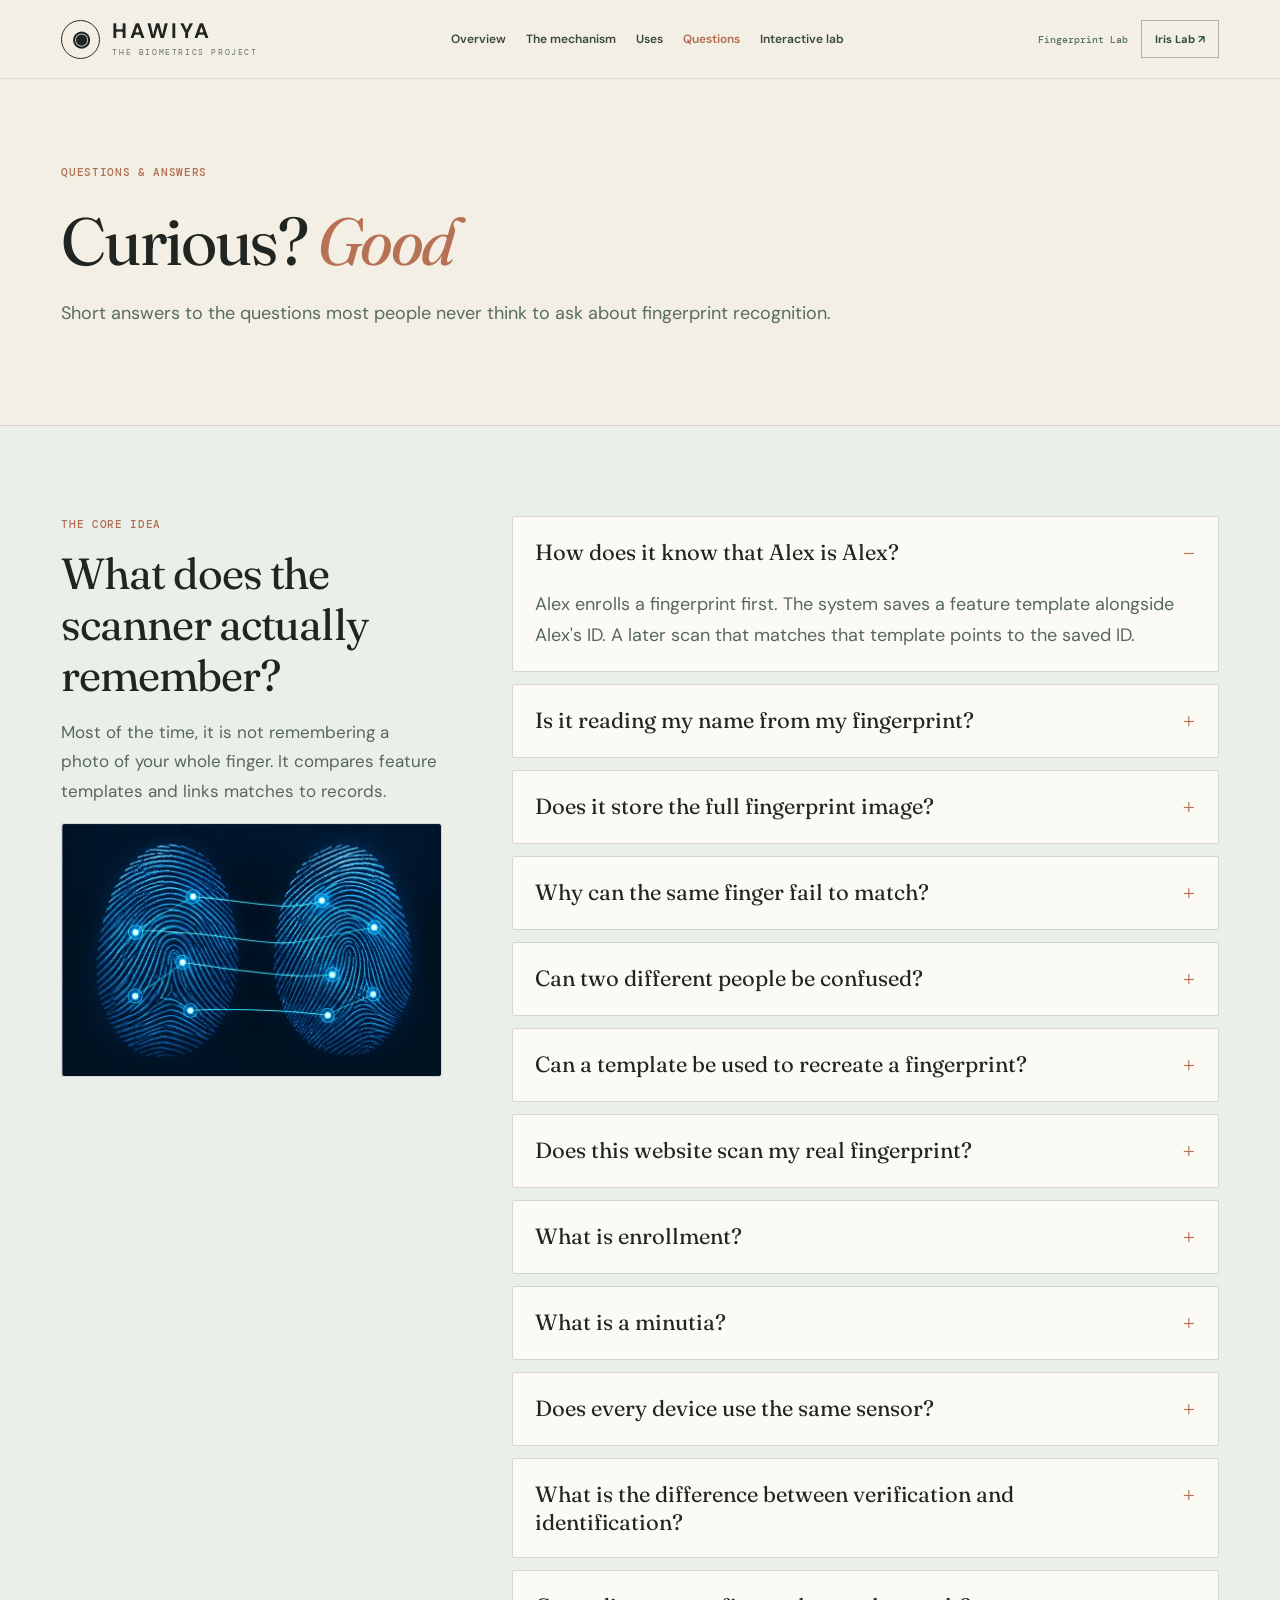
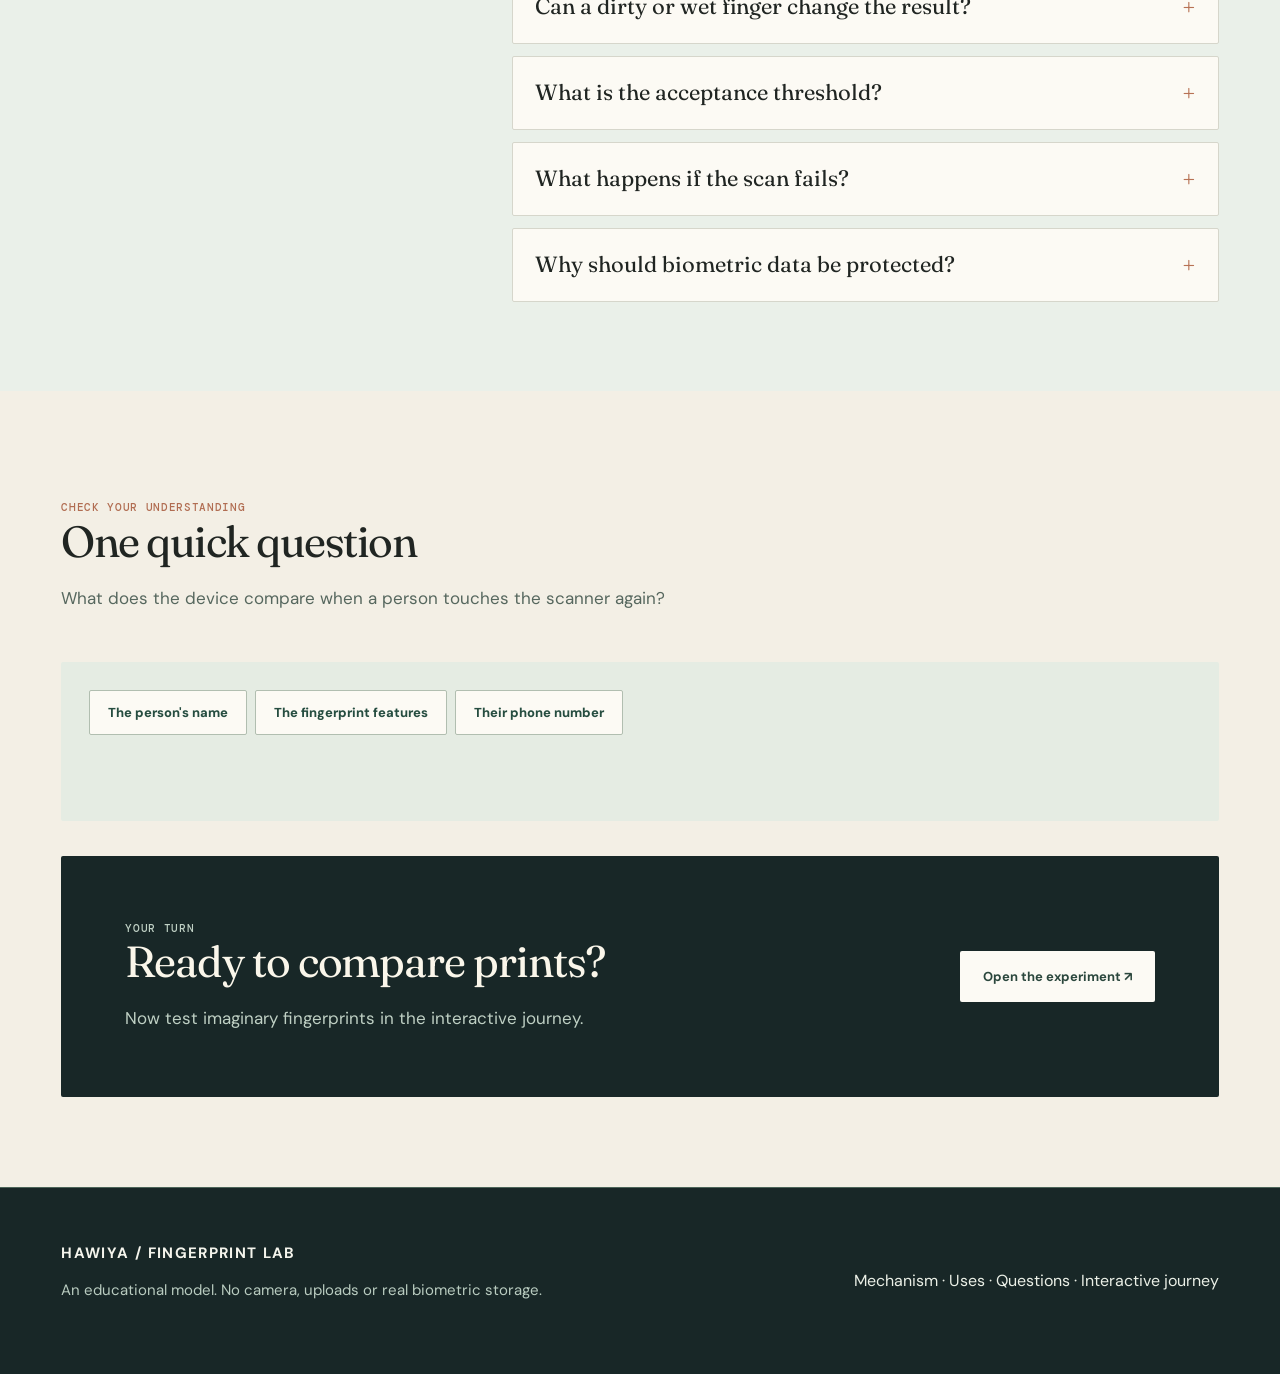
<file: static/fingerprint/questions.html>
<!DOCTYPE html>

<html lang="en"><head><meta charset="utf-8"/><meta content="width=device-width,initial-scale=1" name="viewport"/><meta content="#102440" name="theme-color"/><meta content="Discover how fingerprint sensors read ridges, generate templates, and recognize an enrolled person." name="description"/><title>Fingerprint Questions | HAWIYA</title><link href="https://fonts.googleapis.com/css2?family=DM+Sans:wght@400;500;600;700&amp;family=DM+Mono:wght@400;500&amp;family=Fraunces:opsz,wght@9..144,400;9..144,600&amp;display=swap" rel="stylesheet"/><link href="pages.css?v=4" rel="stylesheet"/><link href="theme.css?v=4" rel="stylesheet"/></head><body class="hawiya-fingerprint fingerprint-article" data-fingerprint-page="questions"><header class="hawiya-site-nav">
<div class="hawiya-site-inner">
<a aria-label="HAWIYA home" class="hawiya-wordmark" href="/"><span aria-hidden="true" class="hawiya-symbol">◉</span><span>HAWIYA<small>THE BIOMETRICS PROJECT</small></span></a>
<nav aria-label="Fingerprint lab navigation" class="hawiya-navlinks" id="hawiyaNavLinks"><a href="index.html">Overview</a><a href="mechanism.html">The mechanism</a><a href="uses.html">Uses</a><a aria-current="page" class="is-current" href="questions.html">Questions</a><a href="journey.html">Interactive lab</a></nav>
<div class="hawiya-nav-actions"><span class="hawiya-stage-label">Fingerprint Lab</span><a class="hawiya-crosslab" href="/iris">Iris Lab ↗</a><button aria-controls="hawiyaNavLinks" aria-expanded="false" aria-label="Open navigation" class="hawiya-nav-toggle" id="hawiyaNavToggle" type="button">Menu ☰</button></div>
</div>
</header><section class="page-hero"><div class="wrap"><p class="eyebrow">QUESTIONS &amp; ANSWERS</p><h1 class="clean-heading">Curious? <span class="accent">Good</span></h1><p>Short answers to the questions most people never think to ask about fingerprint recognition.</p></div></section><section class="section light"><div class="wrap faq"><div><p class="eyebrow">THE CORE IDEA</p><h2 class="clean-heading">What does the scanner actually remember?</h2><p>Most of the time, it is not remembering a photo of your whole finger. It compares feature templates and links matches to records.</p><div class="large-photo" style="min-height:230px"><img alt="Scientific diagram of fingerprint ridge endings and bifurcations" class="real-photo" src="assets/feature-comparison.webp" style="max-height:290px"/></div></div><div class="faq-list"><details open=""><summary>How does it know that Alex is Alex?</summary><p>Alex enrolls a fingerprint first. The system saves a feature template alongside Alex's ID. A later scan that matches that template points to the saved ID.</p></details><details><summary>Is it reading my name from my fingerprint?</summary><p>No. No names are hidden inside the ridge lines. The name comes from the database record attached to the enrolled template.</p></details><details><summary>Does it store the full fingerprint image?</summary><p>Many systems store a derived feature template, but storage methods vary. Some also store images or other representations.</p></details><details><summary>Why can the same finger fail to match?</summary><p>A new scan is never identical: finger angle, contact pressure, dirt, moisture and sensor noise can change detected features.</p></details><details><summary>Can two different people be confused?</summary><p>Yes, biometric systems have nonzero false acceptance and false rejection rates. Stricter thresholds generally reduce some false accepts but may cause more legitimate users to be rejected.</p></details><details><summary>Can a template be used to recreate a fingerprint?</summary><p>Templates are designed for matching, not viewing, but they should still be protected: some forms of biometric templates can leak sensitive information.</p></details><details><summary>Does this website scan my real fingerprint?</summary><p>No. The interactive journey uses imaginary fingerprint feature points only. There is no camera, fingerprint reader connection, or biometric upload.</p></details><details><summary>What is enrollment?</summary><p>Enrollment is the first setup. The device captures a fingerprint, extracts features and saves a reference template linked to an ID.</p></details><details><summary>What is a minutia?</summary><p>A minutia is a local ridge detail, such as where a ridge ends or divides into two branches. Position, orientation and type help matching.</p></details><details><summary>Does every device use the same sensor?</summary><p>No. Capacitive readers sense electrical differences, optical readers use light, and ultrasonic readers use reflected sound.</p></details><details><summary>What is the difference between verification and identification?</summary><p>Verification checks one claimed identity (1:1). Identification searches among multiple enrolled templates (1:N).</p></details><details><summary>Can a dirty or wet finger change the result?</summary><p>Yes. Water, dirt, pressure and placement can hide ridge details or add noise, so some scans are rejected.</p></details><details><summary>What is the acceptance threshold?</summary><p>It is the similarity level required to accept a match. Raising it can reduce false acceptance but may reject more genuine users.</p></details><details><summary>What happens if the scan fails?</summary><p>The device may request another scan or offer a different authentication method. Real implementations need secure fallback procedures.</p></details><details><summary>Why should biometric data be protected?</summary><p>A fingerprint is a long-term physical trait. Templates and records need appropriate security, consent and retention limits.</p></details></div></div></section><section class="section"><div class="wrap"><div class="section-heading"><p class="eyebrow">CHECK YOUR UNDERSTANDING</p><h2 class="clean-heading">One quick question</h2><p>What does the device compare when a person touches the scanner again?</p></div><div class="mini-quiz"><button class="quiz-option" data-answer="wrong">The person's name</button><button class="quiz-option" data-answer="correct">The fingerprint features</button><button class="quiz-option" data-answer="wrong">Their phone number</button><p aria-live="polite" class="quiz-output" id="quizOutput"></p></div><div class="banner" style="margin-top:35px"><div><p class="eyebrow">YOUR TURN</p><h2 class="clean-heading" style="color:white">Ready to compare prints?</h2><p>Now test imaginary fingerprints in the interactive journey.</p></div><a class="btn white" href="journey.html">Open the experiment ↗</a></div></div></section><footer class="footer"><div class="wrap footer-grid"><div><a class="logo" href="index.html">HAWIYA / FINGERPRINT LAB</a><p>An educational model. No camera, uploads or real biometric storage.</p></div><div><a href="mechanism.html">Mechanism</a> · <a href="uses.html">Uses</a> · <a href="questions.html">Questions</a> · <a href="journey.html">Interactive journey</a></div></div></footer><script defer="" src="site.js"></script></body></html>
</file>
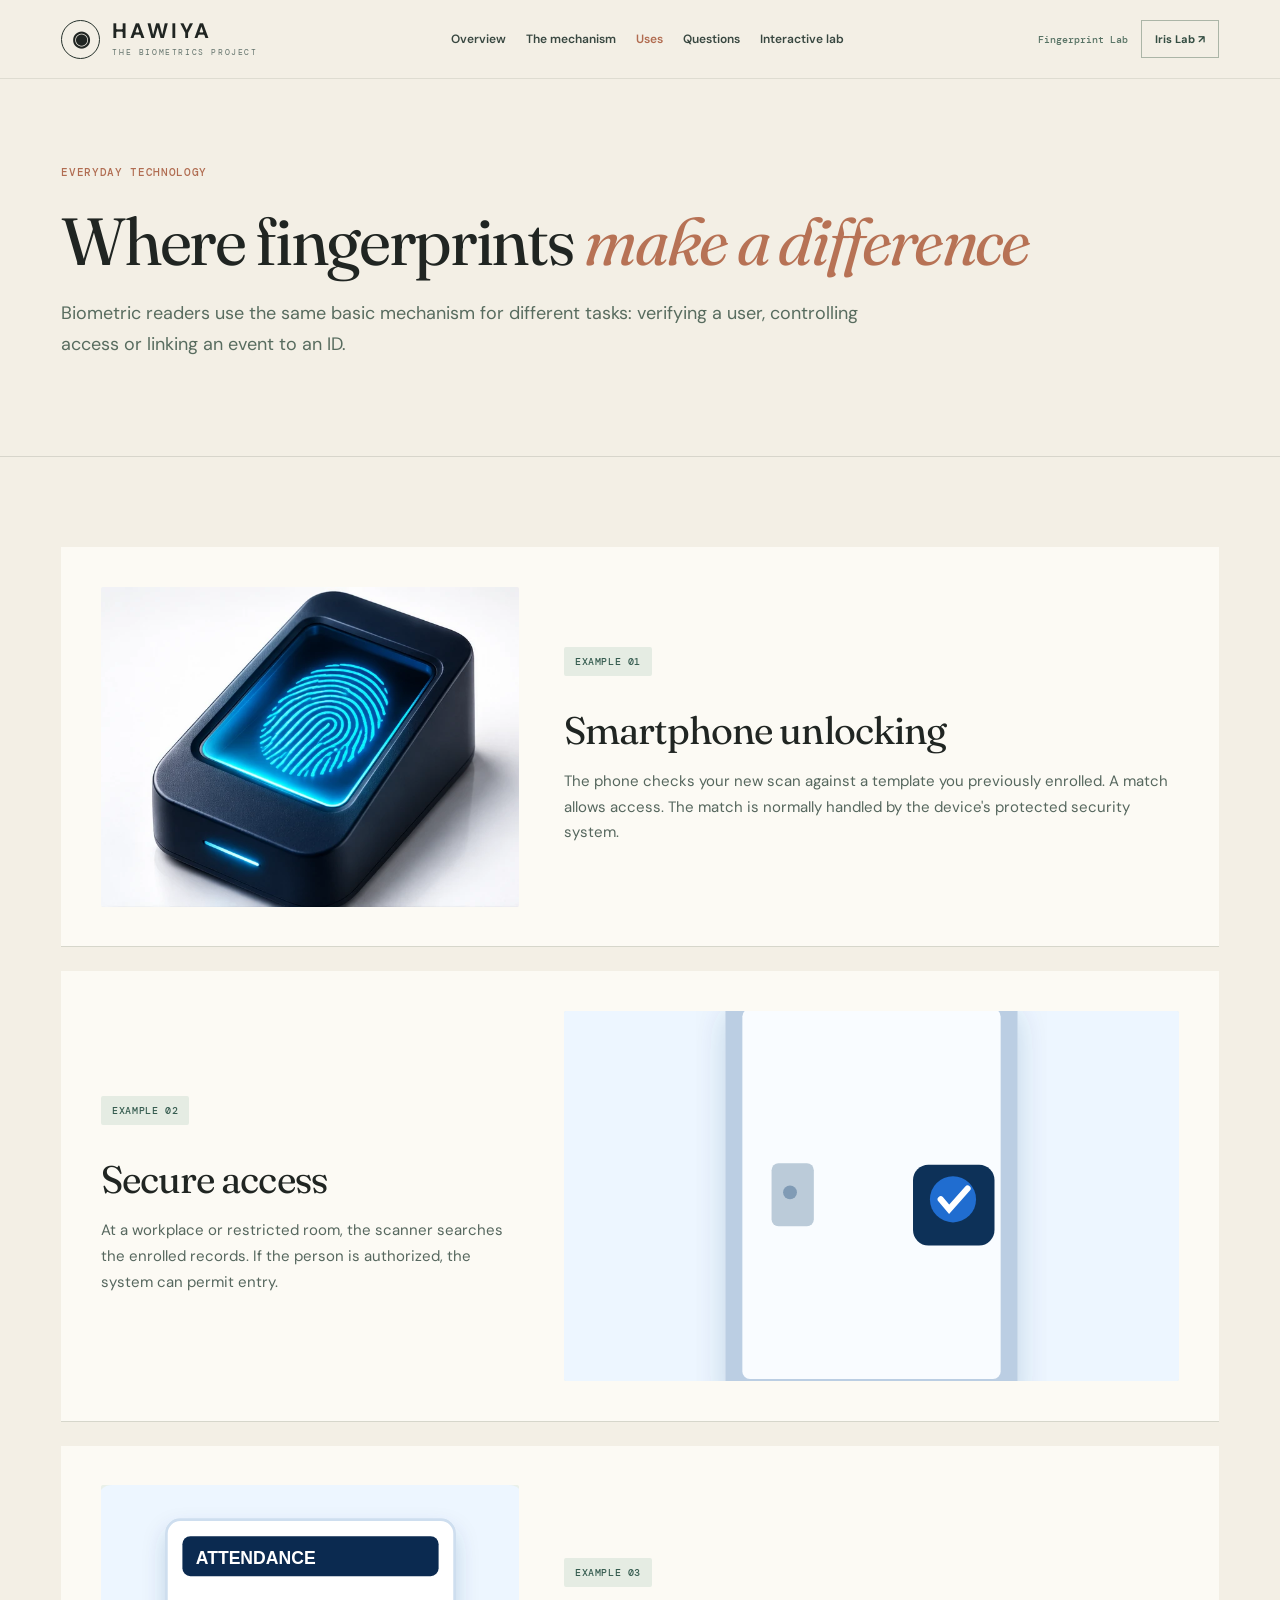
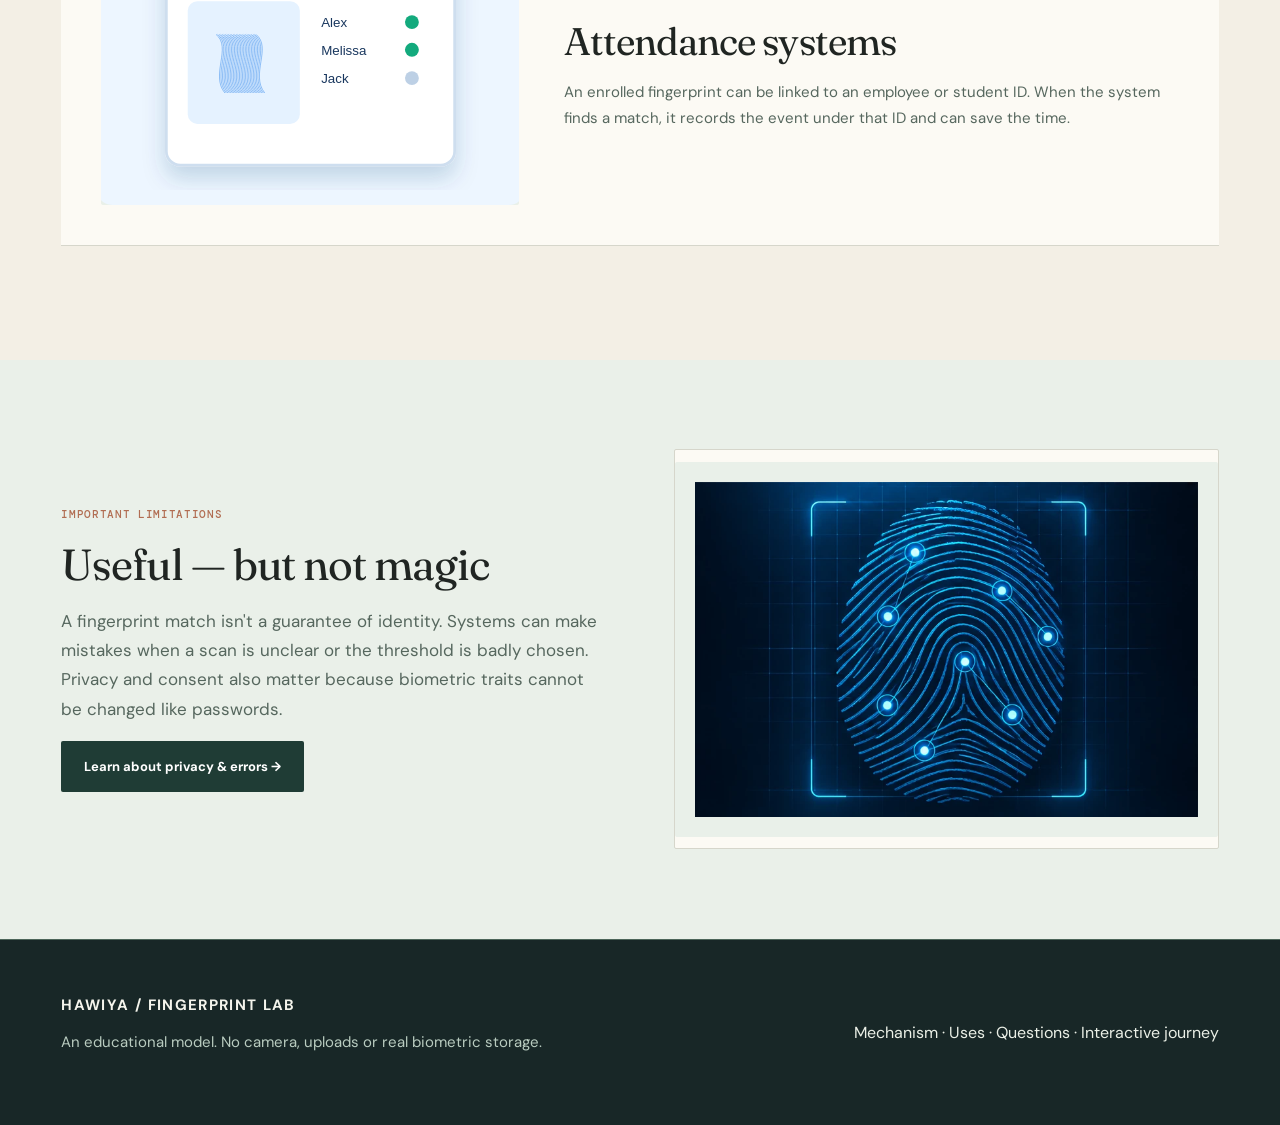
<file: static/fingerprint/uses.html>
<!DOCTYPE html>

<html lang="en"><head><meta charset="utf-8"/><meta content="width=device-width,initial-scale=1" name="viewport"/><meta content="#102440" name="theme-color"/><meta content="Discover how fingerprint sensors read ridges, generate templates, and recognize an enrolled person." name="description"/><title>Fingerprint Applications | HAWIYA</title><link href="https://fonts.googleapis.com/css2?family=DM+Sans:wght@400;500;600;700&amp;family=DM+Mono:wght@400;500&amp;family=Fraunces:opsz,wght@9..144,400;9..144,600&amp;display=swap" rel="stylesheet"/><link href="pages.css?v=4" rel="stylesheet"/><link href="theme.css?v=4" rel="stylesheet"/></head><body class="hawiya-fingerprint fingerprint-article" data-fingerprint-page="uses"><header class="hawiya-site-nav">
<div class="hawiya-site-inner">
<a aria-label="HAWIYA home" class="hawiya-wordmark" href="/"><span aria-hidden="true" class="hawiya-symbol">◉</span><span>HAWIYA<small>THE BIOMETRICS PROJECT</small></span></a>
<nav aria-label="Fingerprint lab navigation" class="hawiya-navlinks" id="hawiyaNavLinks"><a href="index.html">Overview</a><a href="mechanism.html">The mechanism</a><a aria-current="page" class="is-current" href="uses.html">Uses</a><a href="questions.html">Questions</a><a href="journey.html">Interactive lab</a></nav>
<div class="hawiya-nav-actions"><span class="hawiya-stage-label">Fingerprint Lab</span><a class="hawiya-crosslab" href="/iris">Iris Lab ↗</a><button aria-controls="hawiyaNavLinks" aria-expanded="false" aria-label="Open navigation" class="hawiya-nav-toggle" id="hawiyaNavToggle" type="button">Menu ☰</button></div>
</div>
</header><section class="page-hero"><div class="wrap"><p class="eyebrow">EVERYDAY TECHNOLOGY</p><h1 class="clean-heading">Where fingerprints <span class="accent">make a difference</span></h1><p>Biometric readers use the same basic mechanism for different tasks: verifying a user, controlling access or linking an event to an ID.</p></div></section><section class="section"><div class="wrap"><div class="science-card"><div class="science-image"><img alt="Close-up friction ridge impression (cropped from supplied reference image)" class="real-photo" src="assets/scanner-premium.webp"/></div><div><span class="tag">EXAMPLE 01</span><h2 class="clean-heading">Smartphone unlocking</h2><p>The phone checks your new scan against a template you previously enrolled. A match allows access. The match is normally handled by the device's protected security system.</p></div></div><div class="science-card"><div class="science-image"><img alt="Close-up friction ridge impression (cropped from supplied reference image)" class="real-photo" src="assets/door.svg"/></div><div><span class="tag">EXAMPLE 02</span><h2 class="clean-heading">Secure access</h2><p>At a workplace or restricted room, the scanner searches the enrolled records. If the person is authorized, the system can permit entry.</p></div></div><div class="science-card"><div class="science-image"><img alt="Fingerprint reader technology illustration" class="real-photo" src="assets/attendance.svg"/></div><div><span class="tag">EXAMPLE 03</span><h2 class="clean-heading">Attendance systems</h2><p>An enrolled fingerprint can be linked to an employee or student ID. When the system finds a match, it records the event under that ID and can save the time.</p></div></div></div></section><section class="section light"><div class="wrap section-grid"><div><p class="eyebrow">IMPORTANT LIMITATIONS</p><h2 class="clean-heading">Useful — but not magic</h2><p>A fingerprint match isn't a guarantee of identity. Systems can make mistakes when a scan is unclear or the threshold is badly chosen. Privacy and consent also matter because biometric traits cannot be changed like passwords.</p><a class="btn blue" href="questions.html">Learn about privacy &amp; errors →</a></div><div class="large-photo"><img alt="A digital template must be protected because biometric information is sensitive" src="assets/feature-analysis.webp"/></div></div></section><footer class="footer"><div class="wrap footer-grid"><div><a class="logo" href="index.html">HAWIYA / FINGERPRINT LAB</a><p>An educational model. No camera, uploads or real biometric storage.</p></div><div><a href="mechanism.html">Mechanism</a> · <a href="uses.html">Uses</a> · <a href="questions.html">Questions</a> · <a href="journey.html">Interactive journey</a></div></div></footer><script defer="" src="site.js"></script></body></html>
</file>
<file: static/fingerprint/pages.css>
/* Fingerprint Lab: article and reference pages. */
500;600;700&family=Space+Grotesk:wght@500;600;700&display=swap');
:root{--ink:#202522;--blue:#b77255;--deep:#182727;--muted:#586e64;--line:#d7d5cb;--bg:#f3efe5;--pale:#eaf0e9;--radius:24px}
* {
  box-sizing: border-box;
}
html {
  scroll-behavior: smooth;
}
body {
  margin: 0;
  color: var(--ink);
  background: #fcfaf4;
  font-family: 'DM Sans',system-ui,Arial,sans-serif;
}
h1,h2,h3,h4 {
  font-family: 'Fraunces',sans-serif;
  letter-spacing: -.04em;
  line-height: 1.1;
  margin: 0;
}
h1 {
  font-size: clamp(48px,6.3vw,94px);
  font-weight: 700;
}
h2 {
  font-size: clamp(37px,4vw,62px);
}
h3 {
  font-size: clamp(23px,2vw,31px);
}
p {
  font-size: clamp(17px,1.2vw,20px);
  line-height: 1.74;
  color: #43536a;
}
a {
  text-decoration: none;
  color: inherit;
}
button {
  font: inherit;
  cursor: pointer;
}
.wrap {
  max-width: 1320px;
  padding: 0 38px;
  margin: 0 auto;
}
.header {
  height: 88px;
  border-bottom: 1px solid var(--line);
  background: #fffe;
  backdrop-filter: blur(20px);
  position: sticky;
  top: 0;
  z-index: 50;
}
.header .wrap {
  display: flex;
  align-items: center;
  justify-content: space-between;
  height: 100%;
  gap: 25px;
}
.logo {
  display: flex;
  align-items: center;
  gap: 10px;
  font: 700 20px 'Fraunces',sans-serif;
  white-space: nowrap;
  letter-spacing: -.04em;
}
.logo-icon {
  background: var(--ink);
  width: 41px;
  height: 41px;
  color: #fcfaf4;
  display: grid;
  place-items: center;
  border-radius: 13px;
  font-size: 27px;
}
.logo strong {
  color: var(--blue);
}
.nav {
  display: flex;
  gap: 29px;
  align-items: center;
}
.nav a {
  font-size: 16px;
  font-weight: 700;
  color: #34435a;
}
.nav a.current {
  color: var(--blue);
}
.nav .nav-try {
  background: var(--blue);
  color: #fcfaf4;
  padding: 12px 20px;
  border-radius: 12px;
}
.menu {
  display: none;
  border: 1px solid var(--line);
  background: white;
  border-radius: 10px;
  padding: 9px 13px;
  font-size: 25px;
}
.btn {
  display: inline-flex;
  justify-content: center;
  align-items: center;
  gap: 12px;
  min-height: 56px;
  padding: 13px 25px;
  border-radius: 14px;
  font-weight: 800;
  font-size: 18px;
  border: 1px solid transparent;
  transition: transform .2s,background .2s;
}
.btn:hover {
  transform: translateY(-3px);
}
.btn.blue {
  background: var(--blue);
  color: white;
}
.btn.outline {
  border-color: #b9cce3;
  background: white;
  color: var(--ink);
}
.btn.white {
  background: #fcfaf4;
  color: var(--blue);
}
.eyebrow {
  font-size: 14px;
  color: var(--blue);
  letter-spacing: .15em;
  font-weight: 800;
  text-transform: uppercase;
  margin: 0 0 16px;
}
.hero {
  background: linear-gradient(145deg,#fcfaf4 45%,#f0f7ff);
  overflow: hidden;
}
.hero-grid {
  min-height: 690px;
  padding-top: 72px;
  padding-bottom: 64px;
  display: grid;
  grid-template-columns: 1.1fr .9fr;
  gap: 60px;
  align-items: center;
}
.hero h1 span,.accent {
  color: var(--blue);
}
.hero p {
  font-size: 23px;
  max-width: 590px;
  line-height: 1.55;
  margin: 24px 0 30px;
}
.buttons {
  display: flex;
  gap: 14px;
  flex-wrap: wrap;
}
.hero-caption {
  display: flex;
  align-items: center;
  gap: 9px;
  color: #65738a;
  font-size: 15px;
  margin-top: 22px;
}
.dot {
  width: 9px;
  height: 9px;
  background: #1ebd8b;
  display: inline-block;
  border-radius: 100%;
}
.hero-art {
  position: relative;
  min-height: 480px;
  display: grid;
  place-items: center;
}
.hero-art img {
  width: 100%;
  max-height: 570px;
  filter: drop-shadow(0 35px 40px #2454871e);
  animation: float 7s ease-in-out infinite;
}
.art-label {
  position: absolute;
  background: #fcfaf4;
  border: 1px solid #dbe8f4;
  border-radius: 18px;
  padding: 14px 18px;
  box-shadow: 0 16px 40px #29466c21;
  font-weight: 800;
  font-size: 16px;
}
.art-label.top {
  top: 18px;
  left: -18px;
}
.art-label.bottom {
  bottom: 26px;
  right: -10px;
}
.art-label i {
  display: inline-block;
  width: 12px;
  height: 12px;
  border-radius: 50%;
  background: #35b9ff;
  margin-right: 8px;
}
@keyframes float {
  50% {
    transform: translateY(-12px);
  }
}
.metrics {
  display: grid;
  grid-template-columns: repeat(3,1fr);
  background: #061b38;
  color: white;
  border-radius: 22px;
  overflow: hidden;
  transform: translateY(-1px);
}
.metric {
  padding: 24px 30px;
  border-right: 1px solid #ffffff22;
}
.metric:last-child {
  border: 0;
}
.metric b {
  display: block;
  font: 700 23px 'Fraunces';
  margin-bottom: 5px;
}
.metric span {
  font-size: 15px;
  color: #c0d2e6;
}
.section {
  padding: 105px 0;
}
.section.light {
  background: #f7faff;
}
.section.blue-light {
  background: #eaf3ff;
}
.section-heading {
  max-width: 800px;
  margin-bottom: 48px;
}
.section-heading.center {
  text-align: center;
  margin: 0 auto 48px;
}
.section-heading p {
  margin: 18px 0 0;
}
.section-grid {
  display: grid;
  grid-template-columns: 1fr 1fr;
  gap: 68px;
  align-items: center;
}
.large-photo {
  min-height: 400px;
  display: grid;
  place-items: center;
  background: linear-gradient(145deg,#fcfaf4,#e8f3ff);
  border: 1px solid #d5e7f9;
  border-radius: 26px;
  overflow: hidden;
}
.large-photo img {
  width: 100%;
  max-height: 510px;
  object-fit: contain;
  padding: 20px;
}
.detail-list {
  display: grid;
  gap: 18px;
  margin-top: 28px;
}
.detail-row {
  display: flex;
  gap: 18px;
  align-items: flex-start;
}
.detail-number {
  width: 48px;
  height: 48px;
  flex-shrink: 0;
  display: grid;
  place-items: center;
  border-radius: 14px;
  background: var(--pale);
  color: var(--blue);
  font: 800 21px 'Fraunces';
}
.detail-row b {
  font-size: 21px;
}
.detail-row p {
  font-size: 17px;
  margin: 7px 0 0;
}
.feature-grid {
  display: grid;
  grid-template-columns: repeat(4,1fr);
  gap: 18px;
}
.feature {
  border: 1px solid var(--line);
  border-radius: 22px;
  padding: 22px;
  background: white;
}
.feature img {
  width: 100%;
  height: 175px;
  object-fit: contain;
  border-radius: 16px;
  background: #fcfaf4;
}
.feature .step {
  color: var(--blue);
  font-size: 15px;
  font-weight: 800;
  margin: 17px 0 9px;
}
.feature h3 {
  font-size: 25px;
}
.feature p {
  font-size: 16px;
  margin: 10px 0 0;
}
.explain-card {
  display: grid;
  grid-template-columns: 1fr 1fr;
  gap: 60px;
  background: var(--deep);
  color: white;
  border-radius: 28px;
  padding: 64px;
  align-items: center;
}
.explain-card p {
  color: #b4c8dd;
}
.explain-card img {
  width: 100%;
  max-height: 420px;
  object-fit: contain;
}
.explain-card .eyebrow {
  color: #8dc3ff;
}
.use-grid {
  display: grid;
  grid-template-columns: repeat(3,1fr);
  gap: 22px;
}
.use-card {
  overflow: hidden;
  border: 1px solid var(--line);
  border-radius: 23px;
  background: white;
}
.use-card img {
  width: 100%;
  height: 270px;
  display: block;
  object-fit: contain;
  background: #edf5ff;
  padding: 18px;
}
.use-card div {
  padding: 25px;
}
.use-card h3 {
  margin-bottom: 10px;
}
.use-card p {
  margin: 0;
  font-size: 17px;
}
.banner {
  padding: 64px;
  background: linear-gradient(105deg,#0a4fb5,#082a5d);
  border-radius: 28px;
  display: flex;
  align-items: center;
  justify-content: space-between;
  gap: 35px;
  color: white;
}
.banner p {
  color: #d5e7ff;
  margin-bottom: 0;
}
.banner .eyebrow {
  color: #c7dfff;
}
.faq {
  display: grid;
  grid-template-columns: .7fr 1.3fr;
  gap: 70px;
}
.faq-list {
  display: grid;
  gap: 12px;
}
details {
  border: 1px solid var(--line);
  padding: 0 22px;
  border-radius: 17px;
  background: white;
}
summary {
  list-style: none;
  font-size: 21px;
  font-weight: 800;
  cursor: pointer;
  padding: 21px 0;
  display: flex;
  justify-content: space-between;
  gap: 16px;
}
summary::-webkit-details-marker {
  display: none;
}
summary:after {
  content: '+';
  color: var(--blue);
  font-size: 25px;
}
details[open] summary:after {
  content: '−';
}
details p {
  font-size: 18px;
  margin: 0 0 20px;
}
.footer {
  padding: 55px 0;
  background: #071729;
  color: #d0dceb;
}
.footer-grid {
  display: flex;
  justify-content: space-between;
  gap: 20px;
  align-items: center;
}
.footer p {
  font-size: 15px;
  color: #9aaec5;
}
.footer a {
  color: #d0dceb;
}
.page-hero {
  background: linear-gradient(145deg,#f8fbff,#eaf3ff);
  padding: 100px 0 90px;
}
.page-hero .wrap {
  max-width: 1100px;
}
.page-hero h1 {
  font-size: clamp(44px,5vw,72px);
}
.page-hero p {
  max-width: 830px;
  font-size: 22px;
}
.sources {
  font-size: 15px;
  line-height: 1.8;
  color: #51627a;
}
.sources a {
  color: var(--blue);
  text-decoration: underline;
}
.science-card {
  display: grid;
  grid-template-columns: 1fr 1fr;
  gap: 48px;
  align-items: center;
  padding: 40px 0;
  border-bottom: 1px solid var(--line);
}
.science-card:nth-child(even) .science-image {
  order: 2;
}
.science-card img {
  width: 100%;
  max-height: 390px;
  object-fit: contain;
  background: #f2f7ff;
  border-radius: 22px;
}
.science-card p {
  margin-bottom: 0;
}
.small-fact {
  background: #eef6ff;
  padding: 22px;
  border-radius: 18px;
  border: 1px solid #d6e7fa;
  font-size: 18px;
  line-height: 1.6;
}
.tag {
  display: inline-block;
  background: #e7f2ff;
  color: var(--blue);
  font-weight: 800;
  padding: 9px 13px;
  border-radius: 10px;
  font-size: 15px;
  margin-bottom: 20px;
}
.mini-quiz {
  padding: 28px;
  background: #f2f7ff;
  border-radius: 22px;
  margin-top: 35px;
}
.quiz-option {
  padding: 13px 18px;
  margin-right: 8px;
  border: 1px solid #aac8ea;
  border-radius: 12px;
  background: #fcfaf4;
  color: var(--ink);
  font-weight: 800;
}
.quiz-output {
  font-size: 17px;
  font-weight: 700;
  color: var(--blue);
  min-height: 24px;
}
.note {
  font-size: 15px;
  color: #6a7990;
}
@media(max-width:1050px) {
  .wrap {
    padding: 0 24px;
  }
  .nav {
    gap: 14px;
  }
  .hero-grid,.section-grid,.explain-card {
    grid-template-columns: 1fr;
  }
  .hero-art {
    max-width: 650px;
    width: 100%;
    margin: auto;
  }
  .feature-grid {
    grid-template-columns: repeat(2,1fr);
  }
  .science-card {
    grid-template-columns: 1fr 1fr;
  }
}
@media(max-width:740px) {
  .header {
    height: 72px;
  }
  .logo {
    font-size: 17px;
  }
  .menu {
    display: block;
  }
  .nav {
    display: none;
    position: absolute;
    top: 72px;
    left: 0;
    right: 0;
    background: white;
    border-bottom: 1px solid var(--line);
    padding: 20px;
    flex-direction: column;
    align-items: stretch;
  }
  .nav.open {
    display: flex;
  }
  .hero-grid {
    padding-top: 50px;
    gap: 25px;
    min-height: 0;
  }
  .hero-art {
    min-height: 300px;
  }
  .art-label {
    position: static;
    display: inline-block;
  }
  .hero p {
    font-size: 19px;
  }
  .metrics,.use-grid,.faq,.feature-grid {
    grid-template-columns: 1fr;
  }
  .metric {
    border-right: 0;
    border-bottom: 1px solid #ffffff22;
  }
  .section {
    padding: 65px 0;
  }
  .explain-card,.banner {
    padding: 30px;
    display: block;
  }
  .banner .btn {
    margin-top: 20px;
  }
  .science-card {
    grid-template-columns: 1fr;
  }
  .science-card:nth-child(even) .science-image {
    order: 0;
  }
  .faq {
    gap: 24px;
  }
  .footer-grid {
    display: block;
  }
  .page-hero {
    padding: 60px 0;
  }
  .art-label {
    font-size: 13px;
  }
}
/* V7: refined, deeper navy / cleaner decoration */
body {
  background: #fafcff;
}
.header {
  background: rgba(249,252,255,.96);
}
.hero {
  background: linear-gradient(125deg,#f9fcff 12%,#edf3fa 74%,#e3edfa 100%);
}
.section.light {
  background: #eef3f9;
}
.section.blue-light {
  background: #e4edf7;
}
.page-hero {
  background: linear-gradient(135deg,#f1f6fc,#dfeaf6);
}
.metric {
  border-color: rgba(255,255,255,.12);
}
.metrics {
  background: #0b203a;
}
.explain-card {
  background: linear-gradient(125deg,#07182e,#112e4f);
}
.banner {
  background: linear-gradient(110deg,#143b71,#091e37);
}
.footer {
  background: #081728;
}
.btn.blue,.nav .nav-try {
  background: #b77255;
}
.btn.blue:hover,.nav .nav-try:hover {
  background: #114b9a;
}
.logo-icon {
  background: #112944;
  border-radius: 11px;
  font-size: 26px;
}
.logo strong {
  color: #b77255;
}
.hero-art img {
  animation: float 8s ease-in-out infinite;
  filter: drop-shadow(0 20px 28px #183a6221);
}
.art-label {
  box-shadow: 0 8px 26px rgba(16,43,74,.1);
  border-radius: 12px;
}
.art-label i,.hero-caption .dot {
  display: none;
}
.hero-caption {
  font-weight: 600;
}
.feature,.use-card,details {
  box-shadow: 0 6px 22px rgba(25,49,84,.045);
}
.feature,.use-card {
  transition: box-shadow .2s,transform .2s,border-color .2s;
}
.feature:hover,.use-card:hover {
  transform: translateY(-3px);
  box-shadow: 0 14px 32px rgba(19,44,76,.1);
  border-color: #b9cce1;
}
.eyebrow {
  letter-spacing: .095em;
}
:focus-visible {
  outline: 3px solid #4d96ed;
  outline-offset: 4px;
}
@media(prefers-reduced-motion:reduce) {
  .hero-art img {
    animation: none;
  }
  .feature:hover,.use-card:hover,.btn:hover {
    transform: none;
  }
}
/* V8: deeper professional palette and photographic hero */
:root {
  --ink: #0d192b;
  --blue: #1556ac;
  --deep: #061629;
  --muted: #4b5d75;
  --line: #c5d5e6;
  --bg: #e7eef7;
  --pale: #d6e5f5;
}
body {
  background: #f3f7fc;
}
.header {
  background: rgba(241,247,253,.97);
}
.hero {
  background: linear-gradient(125deg,#edf4fb 0%,#eaf0e9 70%,#d7e5f5 100%);
}
.section.light {
  background: #eaf0e9;
}
.section.blue-light {
  background: #dce9f7;
}
.page-hero {
  background: linear-gradient(135deg,#e7f0fa,#d3e3f4);
}
.feature,.use-card,details {
  border-color: #c8d8e9;
}
.hero-art {
  min-height: 490px;
  overflow: hidden;
  border-radius: 25px;
  background: #13243b;
  box-shadow: 0 25px 60px rgba(13,31,55,.18);
}
.hero-art img {
  width: 100%;
  height: 100%;
  max-height: none;
  object-fit: cover;
  object-position: center;
  animation: none;
  filter: brightness(.88) contrast(1.04);
  display: block;
  position: absolute;
  inset: 0;
}
.photo-credit {
  position: absolute;
  right: 10px;
  bottom: 9px;
  padding: 7px 9px;
  background: rgba(7,19,34,.8);
  color: #fcfaf4;
  font-size: 11px;
  border-radius: 7px;
  z-index: 2;
}
.hero .hero-grid {
  grid-template-columns: 1.05fr .95fr;
}
.art-label {
  display: none!important;
}
.hero .hero-caption .dot {
  display: none;
}
@media(max-width:740px) {
  .hero-art {
    min-height: 350px;
  }
  .hero-art img {
    height: 100%;
  }
}
/* Version 9: calm navy editorial look */
:root {
  --ink: #07111f;
  --deep: #050e1a;
  --blue: #124e9b;
  --line: #a9bdd3;
  --muted: #415168;
  --pale: #dce8f6;
}
body {
  background: #e4ecf6;
  color: #07111f;
}
.header {
  background: rgba(224,235,248,.97);
  border-bottom: 1px solid #aebfd4;
}
.hero {
  background: linear-gradient(125deg,#dde8f5 0%,#cad9eb 100%);
}
.section.light {
  background: #d8e4f1;
}
.section.blue-light {
  background: #cddff0;
}
.page-hero {
  background: linear-gradient(135deg,#dae6f4,#bdcfe5);
}
.section:not(.light) {
  background-color: #e7eef7;
}
.feature,.use-card,details {
  background: #f5f8fc;
}
.explain-card {
  background: linear-gradient(135deg,#020911,#101f36);
}
.banner {
  background: linear-gradient(110deg,#061526,#12345e);
}
.footer {
  background: #030b16;
}
.logo-icon {
  font-size: 0!important;
  position: relative;
}
.logo-icon:after {
  content: '≋';
  font-size: 24px;
  position: absolute;
  inset: 0;
  display: grid;
  place-items: center;
  color: white;
}
/* Deliberately remove every decorative heading dot (not scientific minutiae) */
h1.clean-heading::before,h1.clean-heading::after,h2.clean-heading::before,h2.clean-heading::after,h3.clean-heading::before,h3.clean-heading::after,h4.clean-heading::before,h4.clean-heading::after {
  content: none!important;
}
.clean-heading .dot,.clean-heading .bullet,.clean-heading .heading-dot {
  display: none!important;
}
.back-home {
  display: inline-flex;
  align-items: center;
  gap: 9px;
  padding: 12px 17px;
  margin: 0 0 28px;
  background: #081b33;
  color: #fcfaf4;
  border-radius: 12px;
  font-weight: 800;
  font-size: 16px;
  transition: transform .2s,background .2s;
}
.back-home:hover,.footer-home-link:hover {
  background: #1a4e89;
  transform: translateX(-3px);
}
.footer-home-link {
  display: inline-flex;
  align-items: center;
  padding: 12px 18px;
  margin: 0 0 25px;
  background: #12365e;
  color: white;
  border-radius: 11px;
  text-decoration: none;
  font-weight: 800;
  transition: transform .2s;
}
.photo-credits {
  font-size: 13px;
  line-height: 1.8;
  color: #b1c4d9;
  padding: 0 25px;
}
.photo-credits a {
  color: #c0dbff;
  text-decoration: underline;
}
.real-photo {
  object-fit: cover!important;
  padding: 0!important;
  background: #d7e4f2!important;
}
.feature .real-photo {
  object-fit: cover!important;
}
.science-card .real-photo {
  max-height: 390px;
  min-height: 320px;
  object-fit: cover!important;
}
.large-photo .real-photo {
  object-fit: contain!important;
}
/* Gentle, purposeful motion on scroll */
.reveal-on-scroll {
  opacity: 0;
  transform: translateY(22px);
  transition: opacity .6s ease, transform .6s ease;
}
.reveal-on-scroll.in-view {
  opacity: 1;
  transform: translateY(0);
}
.hero-art img {
  animation: hero-breathe 7s ease-in-out infinite;
  filter: brightness(.85) contrast(1.07);
}
@keyframes hero-breathe {
  50% {
    transform: scale(1.025);
  }
}
.btn,.nav a {
  transition: transform .18s,background-color .18s,box-shadow .18s;
}
.btn:hover {
  transform: translateY(-2px);
}
@media(max-width:740px) {
  .back-home {
    margin: 0 0 20px;
  }
  .science-card .real-photo {
    min-height: 250px;
  }
}
@media(prefers-reduced-motion:reduce) {
  .reveal-on-scroll {
    opacity: 1;
    transform: none;
    transition: none;
  }
  .hero-art img {
    animation: none;
  }
  .btn:hover {
    transform: none;
  }
}
</file>
<file: static/fingerprint/theme.css>
/* HAWIYA visual system; shared between the iris and fingerprint labs. */
:root {
  --paper: #f3efe5;
  --surface: #fcfaf4;
  --ink: #202522;
  --dark: #182727;
  --sage: #eaf0e9;
  --line: #d7d5cb;
  --muted: #586e64;
  --orange: #b77255;
  --blue: #b77255;
  --deep: #182727;
  --bg: #f3efe5;
  --pale: #e9f0e9;
  --radius: 2px;
  --text: #202522;
  --surface-2: #eaf0e9;
  --blue-2: #e9eee8;
  --blue-3: #e9eee8;
  --black: #182727;
  --good: #357b6a;
  --bad: #ad5e47;
  --shadow: 0 12px 30px #18272714;
}
html {
  scroll-padding-top: 82px;
}
html,body.hawiya-fingerprint {
  background: #f3efe5!important;
  color: #202522!important;
}
body.hawiya-fingerprint {
  margin: 0;
  min-width: 320px;
  font-family: 'DM Sans',Arial,sans-serif!important;
  -webkit-font-smoothing: antialiased;
}
body.hawiya-fingerprint h1,body.hawiya-fingerprint h2,body.hawiya-fingerprint h3,body.hawiya-fingerprint h4,body.hawiya-fingerprint .clean-heading {
  font-family: 'Fraunces',Georgia,serif!important;
  font-weight: 400!important;
  letter-spacing: -.025em!important;
  line-height: 1.17!important;
}
body.hawiya-fingerprint h1 {
  font-size: clamp(42px,5.2vw,79px)!important;
}
body.hawiya-fingerprint h2 {
  font-size: clamp(30px,3.4vw,49px)!important;
}
body.hawiya-fingerprint h3 {
  font-size: clamp(23px,2vw,30px)!important;
}
body.hawiya-fingerprint p,body.hawiya-fingerprint li {
  font-family: 'DM Sans',Arial,sans-serif;
  color: #56675e;
  line-height: 1.72;
}
body.hawiya-fingerprint a:focus-visible,body.hawiya-fingerprint button:focus-visible,body.hawiya-fingerprint input:focus-visible {
  outline: 3px solid #bc7456;
  outline-offset: 3px;
}
body.hawiya-fingerprint .eyebrow,body.hawiya-fingerprint .tag,body.hawiya-fingerprint .step,body.hawiya-fingerprint .section-id,body.hawiya-fingerprint .side-title {
  font: 500 11px/1.5 'DM Mono',monospace!important;
  letter-spacing: .06em!important;
  color: #b16d52!important;
}
/* One navigation, same logo, same spacing, on every fingerprint page. */
.hawiya-site-nav {
  position: sticky;
  top: 0;
  z-index: 100;
  background: #f3efe5;
  border-bottom: 1px solid #dedcd1;
  height: auto;
  font-family: 'DM Sans',sans-serif;
  color: #202522;
}
.hawiya-site-inner {
  max-width: 1460px;
  padding: 0 clamp(20px,4.8vw,82px);
  margin: auto;
  min-height: 78px;
  display: flex;
  align-items: center;
  gap: 25px;
}
.hawiya-wordmark {
  display: flex;
  align-items: center;
  gap: 12px;
  text-decoration: none;
  flex-shrink: 0;
  font-size: 21px;
  letter-spacing: .14em;
  font-weight: 700;
  line-height: 1;
  color: #202522!important;
}
.hawiya-wordmark small {
  display: block;
  margin-top: 6px;
  font-size: 8px;
  letter-spacing: .2em;
  color: #63736c;
}
.hawiya-symbol {
  display: grid;
  place-items: center;
  width: 39px;
  height: 39px;
  border: 1px solid #26322c;
  border-radius: 50%;
  font-size: 21px;
  letter-spacing: 0;
}
.hawiya-navlinks {
  display: flex;
  gap: clamp(12px,1.55vw,25px);
  align-items: center;
  margin: auto;
}
.hawiya-navlinks a {
  font-size: 12px;
  text-decoration: none;
  color: #384740;
  white-space: nowrap;
  font-weight: 600;
}
.hawiya-navlinks a:hover,.hawiya-navlinks a.is-current {
  color: #b16c50!important;
}
.hawiya-nav-actions {
  display: flex;
  align-items: center;
  gap: 13px;
  flex-shrink: 0;
}
.hawiya-stage-label {
  font: 500 10px 'DM Mono',monospace!important;
  color: #587365!important;
  white-space: nowrap;
}
.hawiya-crosslab {
  font-size: 11px;
  font-weight: 700;
  color: #344d42;
  text-decoration: none;
  border: 1px solid #abb5a7;
  padding: 11px 13px;
  white-space: nowrap;
}
.hawiya-crosslab:hover {
  background: #e5ece3;
}
.hawiya-nav-toggle,.hawiya-steps-button {
  display: none;
  border: 1px solid #aab5ab;
  background: #fcfaf4;
  color: #20342e;
  padding: 9px 12px;
  font-size: 12px;
  font-weight: 700;
  cursor: pointer;
}
/* Editorial fingerprint pages: warm paper, green ink, restrained terracotta. */
body.fingerprint-article .wrap {
  max-width: 1460px;
  padding-inline: clamp(20px,4.8vw,82px);
}
body.fingerprint-article .hero,body.fingerprint-article .page-hero {
  background: #f3efe5!important;
}
body.fingerprint-article .hero-grid {
  min-height: 0;
  grid-template-columns: 1fr 1fr;
  gap: clamp(30px,5vw,75px);
  padding-top: 72px;
  padding-bottom: 86px;
}
body.fingerprint-article .hero h1,body.fingerprint-article .hero h1 span,body.fingerprint-article .page-hero h1,body.fingerprint-article .page-hero h1 .accent,body.fingerprint-article .section h2 {
  color: #202522!important;
}
body.fingerprint-article .hero h1 span,body.fingerprint-article .page-hero h1 .accent {
  color: #b77255!important;
  font-style: italic;
}
body.fingerprint-article .hero p {
  font-size: clamp(16px,1.45vw,20px)!important;
  line-height: 1.66;
  color: #4f6257!important;
}
body.fingerprint-article .hero-art {
  border-radius: 2px!important;
  background: #263934!important;
  border-color: #ced6ca!important;
  box-shadow: 0 17px 40px #18272717!important;
  min-height: 460px;
}
body.fingerprint-article .hero-art img {
  animation: none!important;
  object-fit: cover!important;
  background: #f4f0e7!important;
  filter: none!important;
}
body.fingerprint-article .hero-image-credit {
  background: #182727df!important;
  border-radius: 0!important;
  color: #f0f6ef!important;
  font: 10px/1.5 'DM Sans',sans-serif!important;
}
body.fingerprint-article .hero-image-credit a {
  color: #e6c4b2!important;
}
body.fingerprint-article .hero-caption {
  color: #607268!important;
}
body.fingerprint-article .metrics {
  background: #1d3430;
  border-radius: 2px;
  transform: none;
}
body.fingerprint-article .metric {
  border-color: #52665f;
  padding: 21px 28px;
}
body.fingerprint-article .metric b {
  font: 400 24px 'Fraunces',Georgia,serif;
  color: #fcf9ee;
}
body.fingerprint-article .metric span {
  color: #c1d1c5;
  font-size: 13px;
}
body.fingerprint-article .section {
  background: #f3efe5!important;
  padding: clamp(60px,7vw,98px) 0;
}
body.fingerprint-article .section.light,body.fingerprint-article .section.blue-light {
  background: #eaf0e9!important;
}
body.fingerprint-article .page-hero {
  padding: 85px 0 78px;
  border-bottom: 1px solid #d7d5cb;
}
body.fingerprint-article .page-hero p {
  font-size: 18px;
  color: #586c5f;
}
body.fingerprint-article .feature,body.fingerprint-article .use-card,body.fingerprint-article details,body.fingerprint-article .science-card,body.fingerprint-article .large-photo {
  background: #fcfaf4!important;
  border-color: #d6d6cb!important;
}
body.fingerprint-article .feature,body.fingerprint-article .use-card,body.fingerprint-article details,body.fingerprint-article .large-photo {
  border-radius: 2px!important;
  box-shadow: none!important;
}
body.fingerprint-article .feature {
  padding: 19px;
}
body.fingerprint-article .feature img,body.fingerprint-article .use-card img,body.fingerprint-article .science-card img,body.fingerprint-article .large-photo img {
  background: #e9f0e9!important;
  border-color: #c8d7cb!important;
  border-radius: 2px!important;
}
body.fingerprint-article .feature .step {
  font-size: 10px!important;
}
body.fingerprint-article .feature h3 {
  font-size: 26px!important;
}
body.fingerprint-article .feature p,body.fingerprint-article .use-card p {
  font-size: 15px;
}
body.fingerprint-article .large-photo .real-photo,body.fingerprint-article .feature img.real-photo {
  object-fit: cover!important;
}
body.fingerprint-article .detail-number {
  background: #e1e9dd;
  color: #477266;
  border-radius: 2px;
  font: 400 23px 'Fraunces',Georgia,serif;
}
body.fingerprint-article .detail-row b {
  font-size: 17px;
}
body.fingerprint-article .detail-row p {
  font-size: 14px;
}
body.fingerprint-article .explain-card,body.fingerprint-article .banner {
  background: #182727!important;
  border-radius: 2px!important;
  box-shadow: none!important;
}
body.fingerprint-article .explain-card p,body.fingerprint-article .banner p {
  color: #bfd0c4!important;
}
body.fingerprint-article .explain-card h2,body.fingerprint-article .banner h2 {
  color: #faf6ea!important;
}
body.fingerprint-article .small-fact,body.fingerprint-article .tag,body.fingerprint-article .mini-quiz {
  background: #e5ece3!important;
  border-radius: 2px!important;
  border-color: #cad6c7!important;
  color: #365c50!important;
}
body.fingerprint-article .tag {
  font-size: 10px!important;
  padding: 7px 11px!important;
}
body.fingerprint-article .footer {
  background: #182727!important;
  border-top: 1px solid #4c6559;
}
body.fingerprint-article .footer,body.fingerprint-article .footer a {
  color: #ebf0e7!important;
}
body.fingerprint-article .footer p {
  color: #b9ccc0!important;
}
body.fingerprint-article .footer .logo {
  color: #f4f4ec!important;
  font: 700 15px 'DM Sans',sans-serif;
  letter-spacing: .09em;
}
body.fingerprint-article .btn {
  border-radius: 2px!important;
  box-shadow: none!important;
  font: 700 13px 'DM Sans',sans-serif!important;
  min-height: 51px;
  padding: 13px 22px;
}
body.fingerprint-article .btn.blue {
  background: #1f3c35!important;
  color: #fff!important;
}
body.fingerprint-article .btn.blue:hover {
  background: #3c5a4f!important;
}
body.fingerprint-article .btn.outline {
  background: transparent!important;
  border-color: #9eac9c!important;
  color: #2a4437!important;
}
body.fingerprint-article .btn.white {
  background: #fcfaf4!important;
  color: #2b473d!important;
}
body.fingerprint-article summary {
  font: 400 22px 'Fraunces',Georgia,serif!important;
}
body.fingerprint-article summary:after {
  color: #b77255;
}
body.fingerprint-article .quiz-option {
  border-radius: 2px;
  background: #fcfaf4;
  border: 1px solid #b1beb0;
  color: #264d40;
  font-size: 13px;
}
body.fingerprint-article .quiz-output {
  color: #38685a;
}
body.fingerprint-article .sources a {
  color: #875c48;
}
/* Interactive journey: keep every scanner canvas and interaction, change the visual shell. */
body.fingerprint-journey .shell {
  background: #f3efe5;
  grid-template-columns: 240px minmax(0,1fr);
  min-height: calc(100vh - 78px);
}
body.fingerprint-journey .sidebar {
  top: 78px;
  height: calc(100vh - 78px);
  background: #e9ede5;
  border-right: 1px solid #d0d8cc;
}
body.fingerprint-journey .side-title {
  color: #5a7b6c!important;
}
body.fingerprint-journey .nav-item {
  color: #355146!important;
  border-radius: 2px!important;
  font-size: 13px;
}
body.fingerprint-journey .nav-item.active {
  background: #d5e2d6!important;
  color: #203f33!important;
  border-color: #9cb4a4!important;
}
body.fingerprint-journey main {
  background: #f3efe5;
}
body.fingerprint-journey .page {
  background: #f3efe5!important;
}
body.fingerprint-journey .card,body.fingerprint-journey .story-card,body.fingerprint-journey .person-card,body.fingerprint-journey .small-card,body.fingerprint-journey .logic-box,body.fingerprint-journey .use-image-card,body.fingerprint-journey .mechanism-card,body.fingerprint-journey .panel,body.fingerprint-journey details {
  background: #fcfaf4!important;
  border: 1px solid #d4d7cc!important;
  border-radius: 2px!important;
  box-shadow: none!important;
}
body.fingerprint-journey .hero-visual,body.fingerprint-journey .device-showcase,body.fingerprint-journey .device-stage {
  background: #e4ebe2!important;
  border-color: #cfdbc8!important;
  border-radius: 2px!important;
}
body.fingerprint-journey .big-scanner {
  background: #182727!important;
  border-color: #3c6860!important;
}
body.fingerprint-journey .status {
  color: #4f6d5e!important;
}
body.fingerprint-journey .btn {
  border-radius: 2px!important;
  min-height: 48px;
  font-weight: 700;
  box-shadow: none!important;
  font-size: 14px;
}
body.fingerprint-journey .btn.primary {
  background: #24453a!important;
  color: #fff!important;
}
body.fingerprint-journey .btn.primary:hover {
  background: #3d6758!important;
}
body.fingerprint-journey .btn.secondary,body.fingerprint-journey .btn.subtle {
  background: #fcfaf4!important;
  border-color: #acb9aa!important;
  color: #2c5042!important;
}
body.fingerprint-journey .fact-box,body.fingerprint-journey .big-idea {
  background: #e5ece3!important;
  border: 1px solid #d1dbcf!important;
  border-radius: 2px!important;
}
body.fingerprint-journey .sensor-tab.active {
  background: #305c4e!important;
  color: #fff!important;
  border-color: #305c4e!important;
}
body.fingerprint-journey .sensor-tab {
  border-radius: 2px!important;
}
body.fingerprint-journey .side-footer {
  color: #63766c;
}
body.fingerprint-journey .page h1 {
  max-width: 1050px;
}
body.fingerprint-journey .page-actions {
  border-top: 1px solid #d2dbcf;
}
body.fingerprint-journey .sidebar .progress-fill,body.fingerprint-journey #progressFill {
  background: #b77255!important;
}
body.fingerprint-journey input[type=range],body.fingerprint-journey input[type=checkbox] {
  accent-color: #b77255;
}
body.fingerprint-journey footer {
  background: transparent!important;
  border-top: 1px solid #ccd7cb;
  color: #61756a;
  font-size: 12px;
}
@media(max-width:1210px) {
  .hawiya-site-inner {
    gap: 16px;
  }
  .hawiya-navlinks {
    gap: 12px;
  }
  .hawiya-site-nav .hawiya-stage-label {
    display: none;
  }
  .hawiya-crosslab {
    padding: 9px;
  }
}
@media(max-width:1040px) {
  .hawiya-navlinks {
    display: none;
    position: absolute;
    top: 100%;
    left: 0;
    right: 0;
    background: #f3efe5;
    border-bottom: 1px solid #d7d5cb;
    padding: 18px clamp(20px,4.8vw,82px);
    flex-direction: column;
    align-items: stretch;
    margin: 0;
    gap: 14px;
  }
  .hawiya-navlinks.nav-open {
    display: flex;
  }
  .hawiya-nav-toggle {
    display: block;
    margin-left: 6px;
  }
  .hawiya-site-inner {
    justify-content: space-between;
  }
  .hawiya-nav-actions {
    margin-left: auto;
  }
}
@media(max-width:900px) {
  body.fingerprint-article .hero-grid {
    grid-template-columns: 1fr;
    gap: 35px;
  }
  body.fingerprint-article .hero-art {
    min-height: 370px;
  }
  body.fingerprint-journey .shell {
    grid-template-columns: 215px 1fr;
  }
}
@media(max-width:820px) {
  body.fingerprint-journey .shell {
    display: block;
  }
  body.fingerprint-journey .sidebar {
    display: none;
    position: fixed;
    top: 72px;
    left: 0;
    right: 0;
    z-index: 95;
    height: auto;
    max-height: 75vh;
    overflow: auto;
    background: #eaf0e9;
    border-bottom: 1px solid #bacbbf;
  }
  body.fingerprint-journey .sidebar.open {
    display: flex;
  }
  .hawiya-steps-button {
    display: block;
  }
  .hawiya-site-inner {
    min-height: 72px;
  }
}
@media(max-width:650px) {
  .hawiya-site-inner {
    padding: 0 18px;
  }
  .hawiya-wordmark {
    font-size: 18px;
  }
  .hawiya-wordmark small {
    font-size: 7px;
  }
  .hawiya-symbol {
    width: 35px;
    height: 35px;
  }
  .hawiya-crosslab {
    display: none;
  }
  .hawiya-stage-label {
    display: none;
  }
  .hawiya-nav-actions {
    gap: 7px;
  }
  .hawiya-navlinks {
    top: 100%;
  }
  body.fingerprint-article .wrap {
    padding: 0 19px;
  }
  body.fingerprint-article .hero-grid {
    padding-top: 45px;
    padding-bottom: 55px;
  }
  body.fingerprint-article .hero h1 {
    font-size: clamp(42px,10.7vw,60px)!important;
  }
  body.fingerprint-article .hero-art {
    min-height: 310px;
  }
  body.fingerprint-article .feature-grid {
    grid-template-columns: 1fr;
  }
  body.fingerprint-article .science-card {
    grid-template-columns: 1fr;
  }
  body.fingerprint-article .science-card:nth-child(even) .science-image {
    order: 0;
  }
  body.fingerprint-article .section {
    padding: 55px 0;
  }
  body.fingerprint-article .section-heading h2 {
    font-size: 34px!important;
  }
  body.fingerprint-journey main {
    padding: 0 17px;
  }
}
@media(prefers-reduced-motion:reduce) {
  .reveal-on-scroll {
    opacity: 1!important;
    transform: none!important;
  }
  * {
    animation-duration: .01ms!important;
    transition-duration: .01ms!important;
  }
}
/* Consistent page treatment for all five routes. */
body.fingerprint-article .page-hero h1, body.fingerprint-article .hero h1 {
  max-width: 1000px;
}
body.fingerprint-article .section-heading h2, body.fingerprint-article .page-hero h1 {
  letter-spacing: -.035em!important;
}
body.fingerprint-article .science-card {
  display: grid;
  grid-template-columns: minmax(250px,.85fr) 1.25fr;
  gap: clamp(24px,3.5vw,60px);
  padding: clamp(20px,3.1vw,40px);
  margin-bottom: 24px;
  align-items: center;
}
body.fingerprint-article .science-card:nth-child(even) .science-image {
  order: 2;
}
body.fingerprint-article .science-image img {
  width: 100%;
  height: auto;
  max-height: 370px;
  object-fit: cover;
  display: block;
}
body.fingerprint-article .science-card h2 {
  font-size: clamp(29px,3vw,43px)!important;
  margin: 12px 0 16px;
}
body.fingerprint-article .science-card p {
  font-size: clamp(15px,1.15vw,17px);
  margin-top: 12px;
}
body.fingerprint-article .footer {
  margin-top: 0;
}
body.fingerprint-article .page-hero, body.fingerprint-article .hero {
  border-bottom: 1px solid var(--line);
}
body.fingerprint-article .page-hero .eyebrow,body.fingerprint-article .hero .eyebrow {
  margin-bottom: 22px;
}
body.fingerprint-journey .sidebar .nav-item:focus-visible {
  outline: 2px solid #b77255;
}
body.fingerprint-journey .page {
  min-height: calc(100vh - 78px);
}
body.fingerprint-journey .page-head {
  border-bottom: 1px solid #d7d5cb;
  margin-bottom: 25px;
  padding-bottom: 22px;
}
body.fingerprint-journey .page-head .eyebrow {
  margin-bottom: 12px;
}
body.fingerprint-journey .page h1, body.fingerprint-journey .page h2 {
  color: #202522;
}
body.fingerprint-journey .page .lead {
  color: #52695d;
}
body.fingerprint-journey .hero-visual {
  border: 1px solid #c8d1c6;
}
body.fingerprint-journey .sensor-tab,body.fingerprint-journey .candidate {
  transition: background .15s,border-color .15s;
}
body.hawiya-fingerprint .hawiya-site-nav,body.hawiya-fingerprint .hawiya-site-inner {
  box-sizing: border-box;
}
body.hawiya-fingerprint .hawiya-site-nav a {
  text-decoration: none;
}
body.hawiya-fingerprint .hawiya-wordmark {
  font: 700 21px/1 'DM Sans',Arial,sans-serif!important;
}
body.hawiya-fingerprint .hawiya-wordmark small {
  font: 400 8px/1.2 'DM Mono',monospace;
  letter-spacing: .2em;
}
@media(max-width:650px) {
  body.fingerprint-article .science-card,body.fingerprint-article .science-card:nth-child(even) {
    grid-template-columns: 1fr;
  }
  body.fingerprint-article .science-card:nth-child(even) .science-image {
    order: initial;
  }
}
</file>
<file: static/fingerprint/journey.css>
/* Fingerprint Lab: interactive scanner and matching layouts. */
:root {
  --bg: #f3efe5;
  --surface: #ffffff;
  --surface-2: #eaf0e9;
  --line: #d7d5cb;
  --text: #202522;
  --muted: #5c6f63;
  --blue: #b77255;
  --blue-2: #eaf0e9;
  --blue-3: #eaf0e9;
  --black: #182727;
  --good: #35816c;
  --bad: #b77255;
  --shadow: 0 16px 35px rgba(16,64,120,.08);
}
* {
  box-sizing: border-box;
}
html {
  scroll-behavior: smooth;
}
body {
  margin: 0;
  font-family: 'DM Sans',system-ui,Arial,sans-serif;
  background: linear-gradient(180deg,#fbfdff 0%,#fcfaf4 100%);
  color: var(--text);
}
button,input,select {
  font: inherit;
}
a {
  text-decoration: none;
  color: inherit;
}
.topbar {
  position: sticky;
  top: 0;
  z-index: 40;
  height: 76px;
  background: rgba(255,255,255,.88);
  backdrop-filter: blur(10px);
  border-bottom: 1px solid var(--line);
  display: flex;
  align-items: center;
  justify-content: space-between;
  padding: 0 24px;
}
.brand {
  display: flex;
  align-items: center;
  gap: 10px;
  font-size: 19px;
  font-weight: 700;
}
.brand-mark {
  width: 34px;
  height: 34px;
  border-radius: 10px;
  background: var(--blue-3);
  color: var(--blue);
  display: grid;
  place-items: center;
  font-size: 22px;
  border: 1px solid #cfe1f7;
}
.safe-pill {
  padding: 9px 12px;
  border-radius: 999px;
  background: var(--surface-2);
  border: 1px solid var(--line);
  color: var(--muted);
  font-size: 13px;
  font-weight: 700;
}
.top-right {
  display: flex;
  align-items: center;
  gap: 12px;
}
.menu-button {
  display: none;
  width: 44px;
  height: 44px;
  border-radius: 12px;
  border: 1px solid var(--line);
  background: #fcfaf4;
  font-size: 20px;
}
.shell {
  display: grid;
  grid-template-columns: 260px minmax(0,1fr);
  min-height: calc(100vh - 76px);
}
.sidebar {
  position: sticky;
  top: 76px;
  height: calc(100vh - 76px);
  padding: 22px 16px;
  border-right: 1px solid var(--line);
  background: #fbfdff;
  display: flex;
  flex-direction: column;
}
.side-title {
  font-size: 11px;
  letter-spacing: .14em;
  font-weight: 800;
  color: var(--muted);
  margin: 8px 8px 16px;
}
.nav-item {
  width: 100%;
  display: flex;
  align-items: center;
  gap: 12px;
  border: 1px solid transparent;
  background: transparent;
  border-radius: 14px;
  color: #1b2735;
  font-weight: 700;
  padding: 15px 14px;
  margin-bottom: 6px;
  text-align: left;
  font-size: 15px;
}
.nav-item span {
  display: grid;
  place-items: center;
  width: 34px;
  height: 34px;
  border-radius: 10px;
  background: var(--blue-3);
  color: var(--blue);
  font: 700 14px 'Fraunces',sans-serif;
}
.nav-item.active {
  background: #fcfaf4;
  border-color: var(--line);
  box-shadow: var(--shadow);
}
.sidebar-foot {
  margin-top: auto;
  padding: 16px 10px 4px;
}
.progress-line {
  display: flex;
  justify-content: space-between;
  align-items: center;
  font-size: 12px;
  color: var(--muted);
  font-weight: 700;
}
.progress-track {
  height: 8px;
  border-radius: 999px;
  background: #e7f0fa;
  overflow: hidden;
  margin: 10px 0 12px;
}
.progress-track div {
  height: 100%;
  width: 0;
  background: linear-gradient(90deg,var(--blue),#69abff);
  border-radius: inherit;
  transition: width .25s;
}
.sidebar-foot p {
  font-size: 14px;
  line-height: 1.6;
  color: var(--muted);
  margin: 0;
}
main {
  padding: 0 32px;
}
.page {
  display: none;
}
.page.active {
  display: block;
}
.eyebrow {
  font-size: 12px;
  letter-spacing: .14em;
  font-weight: 800;
  color: var(--blue);
  margin-bottom: 12px;
}
h1,h2,h3 {
  font-family: 'Fraunces',Inter,sans-serif;
  line-height: 1.08;
  margin: 0;
  color: #08111a;
}
h1 {
  font-size: clamp(44px,6vw,78px);
  margin-bottom: 18px;
}
h1 span {
  color: var(--blue);
}
h2 {
  font-size: clamp(34px,4vw,56px);
  margin-bottom: 16px;
}
h3 {
  font-size: 28px;
}
p {
  font-size: 18px;
  line-height: 1.75;
  color: #273545;
}
.lead {
  font-size: 21px;
  max-width: 720px;
}
.hero-grid {
  display: grid;
  grid-template-columns: 1.05fr .95fr;
  gap: 28px;
  align-items: center;
  min-height: calc(100vh - 150px);
  padding: 34px 0 18px;
}
.hero-points {
  display: grid;
  grid-template-columns: repeat(2,minmax(0,1fr));
  gap: 12px;
  max-width: 680px;
  margin: 26px 0;
}
.hero-points div {
  display: flex;
  align-items: center;
  gap: 12px;
  padding: 15px 16px;
  background: #fcfaf4;
  border: 1px solid var(--line);
  border-radius: 16px;
  box-shadow: var(--shadow);
}
.hero-points b {
  width: 34px;
  height: 34px;
  border-radius: 10px;
  background: var(--blue-3);
  display: grid;
  place-items: center;
  color: var(--blue);
  font-family: 'Fraunces';
}
.hero-actions {
  display: flex;
  gap: 12px;
  flex-wrap: wrap;
}
.big-idea {
  margin-top: 14px;
  padding: 16px 18px;
  border: 1px solid #bfd8fb;
  background: #eef6ff;
  border-radius: 16px;
  font-size: 18px;
  line-height: 1.65;
}
.btn {
  border: 0;
  border-radius: 14px;
  padding: 15px 20px;
  font-size: 17px;
  font-weight: 800;
  cursor: pointer;
}
.btn.primary {
  background: var(--blue);
  color: #fcfaf4;
  box-shadow: 0 10px 24px rgba(15,115,232,.22);
}
.btn.secondary {
  background: #fcfaf4;
  color: var(--text);
  border: 1px solid var(--line);
}
.btn.subtle {
  background: transparent;
  color: var(--muted);
  border: 1px solid var(--line);
}
.btn.full {
  width: 100%;
}
.card {
  background: var(--surface);
  border: 1px solid var(--line);
  border-radius: 22px;
  box-shadow: var(--shadow);
}
.hero-visual {
  padding: 18px;
}
.card-top {
  display: flex;
  justify-content: space-between;
  gap: 12px;
  font-size: 11px;
  font-weight: 800;
  letter-spacing: .12em;
  color: var(--muted);
  padding-bottom: 10px;
}
.status {
  color: var(--good);
}
.device-showcase {
  position: relative;
  height: 430px;
  background: linear-gradient(180deg,#f8fbff 0%,#eef5ff 100%);
  border-radius: 18px;
  overflow: hidden;
  border: 1px solid #ebf3fb;
}
.hand-mini {
  position: absolute;
  left: 26px;
  top: 20px;
}
.mini-finger {
  width: 90px;
  height: 190px;
  border-radius: 52px 52px 38px 38px;
  background: linear-gradient(180deg,#1b5aa4,#468ee0);
  position: relative;
  box-shadow: inset 0 -12px 20px rgba(0,0,0,.15);
}
.mini-finger:after {
  content: '';
  position: absolute;
  left: 12px;
  right: 12px;
  top: 48px;
  bottom: 18px;
  border-radius: 40px;
  background: repeating-radial-gradient(circle at 50% 30%,transparent 0 7px,rgba(255,255,255,.55) 8px 9px,transparent 10px 15px);
  opacity: .75;
}
.scanner-mini {
  position: absolute;
  left: 44px;
  bottom: 38px;
  width: 130px;
}
.scanner-window {
  height: 88px;
  border-radius: 20px;
  background: #0b213d;
  border: 10px solid #344d6f;
  box-shadow: inset 0 0 30px rgba(70,148,255,.24);
}
.scanner-base {
  height: 24px;
  margin: 0 14px;
  background: #5f7389;
  border-radius: 0 0 18px 18px;
}
.device-showcase canvas {
  position: absolute;
  right: 0;
  top: 0;
  width: 64%;
  height: 100%;
}
.visual-note {
  text-align: center;
  color: var(--muted);
  font-size: 15px;
  padding: 12px 0 4px;
}
.intro-banner {
  display: grid;
  grid-template-columns: repeat(3,1fr);
  gap: 14px;
  margin-bottom: 24px;
}
.banner-item {
  padding: 18px;
  background: #fcfaf4;
  border: 1px solid var(--line);
  border-radius: 18px;
  box-shadow: var(--shadow);
}
.banner-item span {
  display: block;
  font-size: 13px;
  font-weight: 800;
  color: var(--muted);
  margin-bottom: 6px;
}
.banner-item b {
  font-size: 19px;
}
.page-head {
  padding: 46px 0 22px;
  max-width: 1100px;
}
.story-strip {
  display: grid;
  grid-template-columns: 1fr 42px 1fr 42px 1fr 42px 1fr;
  gap: 8px;
  align-items: center;
}
.story-card {
  background: #fcfaf4;
  border: 1px solid var(--line);
  border-radius: 22px;
  padding: 18px;
  box-shadow: var(--shadow);
  height: 100%;
}
.story-card h3 {
  font-size: 23px;
  margin: 10px 0 8px;
}
.story-card p {
  font-size: 17px;
  margin: 0;
}
.story-arrow {
  text-align: center;
  font-size: 34px;
  color: #8fb8ee;
  font-weight: 800;
}
.story-ill {
  height: 150px;
  border-radius: 16px;
  background: linear-gradient(180deg,#f8fbff,#eef5ff);
  border: 1px solid #e8f0fa;
  display: grid;
  place-items: center;
  overflow: hidden;
}
.finger-icon {
  width: 60px;
  height: 110px;
  border-radius: 34px 34px 24px 24px;
  background: linear-gradient(180deg,#2a6ec3,#5aa4ff);
  position: absolute;
  transform: translateY(-10px);
}
.sensor-icon {
  width: 100px;
  height: 60px;
  border-radius: 18px;
  background: #153153;
  border: 8px solid #4b6380;
  position: absolute;
  transform: translateY(40px);
}
.grid-ill {
  width: 130px;
  height: 88px;
  border-radius: 16px;
  background: linear-gradient(180deg,#0f2744,#0a1c32);
  box-shadow: inset 0 0 0 8px #405777;
  position: relative;
}
.grid-ill:after {
  content: '';
  position: absolute;
  inset: 12px;
  background-image: linear-gradient(rgba(114,181,255,.15) 1px, transparent 1px),linear-gradient(90deg, rgba(114,181,255,.15) 1px, transparent 1px);
  background-size: 14px 14px;
}
.data-chip {
  padding: 14px 16px;
  background: #10243d;
  color: #d8ebff;
  border-radius: 14px;
  font-size: 18px;
  font-weight: 700;
  text-align: center;
}
.data-chip.big {
  max-width: 180px;
}
.split {
  display: grid;
  grid-template-columns: 1fr 1fr;
  gap: 20px;
}
.two-large {
  align-items: start;
}
.image-card,.text-card,.mechanism-card,.stage-card,.controls-card,.compare-card,.control-card,.use-detail,.moral-card,.use-card,.small-card {
  padding: 22px;
}
.sensor-photo .photo-frame {
  height: 320px;
  border-radius: 18px;
  background: #f8fbff;
  border: 1px solid #edf4fc;
  overflow: hidden;
}
.sensor-photo canvas {
  width: 100%;
  height: 100%;
  display: block;
}
.caption {
  margin: 12px 0 0;
  font-size: 16px;
  color: var(--muted);
}
.simple-list {
  padding-left: 20px;
  margin: 6px 0 0;
}
.simple-list li {
  font-size: 19px;
  line-height: 1.8;
  margin-bottom: 4px;
}
.fact-box {
  margin-top: 18px;
  padding: 16px 18px;
  border-radius: 16px;
  background: #eef6ff;
  border: 1px solid #cde1fb;
  font-size: 18px;
  line-height: 1.6;
}
.mechanism-grid {
  display: grid;
  grid-template-columns: 1fr 1fr;
  gap: 20px;
}
.sensor-tabs {
  display: flex;
  gap: 10px;
  margin: 10px 0 18px;
  flex-wrap: wrap;
}
.sensor-tab {
  padding: 12px 16px;
  border-radius: 12px;
  border: 1px solid var(--line);
  background: #fcfaf4;
  color: var(--text);
  font-weight: 800;
}
.sensor-tab.active {
  background: #eaf4ff;
  border-color: #9cc7ff;
  color: var(--blue);
}
.sensor-visual {
  display: grid;
  grid-template-columns: .8fr 1.2fr;
  gap: 18px;
  align-items: center;
  padding: 12px 0 6px;
}
.sensor-illustration {
  height: 240px;
  border-radius: 20px;
  background: linear-gradient(180deg,#f8fbff,#eef5ff);
  display: flex;
  flex-direction: column;
  justify-content: center;
  padding: 18px;
  gap: 12px;
  border: 1px solid #edf3fa;
}
.layer {
  height: 48px;
  border-radius: 14px;
}
.layer.top {
  background: linear-gradient(90deg,#4c96eb,#8dc3ff);
}
.layer.middle {
  background: linear-gradient(90deg,#dcecff,#bdd7f7);
}
.layer.bottom {
  background: linear-gradient(90deg,#0e233f,#24486f);
}
.sensor-desc h3 {
  font-size: 27px;
  margin-bottom: 10px;
}
.sensor-desc p {
  font-size: 18px;
  margin: 0;
}
.logic-steps-large {
  display: grid;
  grid-template-columns: repeat(3,1fr);
  gap: 10px;
  margin: 10px 0 18px;
}
.logic-box {
  padding: 14px;
  border: 1px solid var(--line);
  border-radius: 16px;
  background: #fcfaf4;
  display: flex;
  align-items: center;
  gap: 12px;
  font-weight: 800;
}
.logic-box b {
  width: 34px;
  height: 34px;
  border-radius: 10px;
  background: #eef6ff;
  display: grid;
  place-items: center;
  color: var(--blue);
}
.logic-box.active {
  background: #eaf4ff;
  border-color: #a9cefe;
}
.logic-stage {
  display: grid;
  grid-template-columns: 1fr;
  gap: 14px;
}
.logic-stage canvas {
  width: 100%;
  height: 280px;
  background: #f8fbff;
  border-radius: 18px;
  border: 1px solid #edf3fa;
}
.template-box {
  padding: 16px;
  background: #10243d;
  color: #d8ebff;
  border-radius: 14px;
  font: 15px/1.65 ui-monospace,Consolas,monospace;
}
.image-row {
  display: grid;
  gap: 16px;
  margin-top: 18px;
}
.image-row.three {
  grid-template-columns: repeat(3,1fr);
}
.small-card {
  text-align: center;
}
.small-card h3 {
  font-size: 23px;
  margin: 12px 0 8px;
}
.icon-wrap {
  width: 64px;
  height: 64px;
  border-radius: 18px;
  background: #ebf4ff;
  color: var(--blue);
  display: grid;
  place-items: center;
  font-size: 32px;
  margin: 0 auto;
}
.device-stage {
  height: 380px;
  background: linear-gradient(180deg,#f8fbff,#eef5ff);
  border: 1px solid #edf3fa;
  border-radius: 20px;
  position: relative;
  overflow: hidden;
}
.stage-finger {
  position: absolute;
  left: 50%;
  transform: translateX(-50%);
  top: 18px;
  width: 126px;
  height: 210px;
  border-radius: 64px 64px 44px 44px;
  background: linear-gradient(180deg,#1f5ea9,#5fa8ff);
  box-shadow: inset 0 -16px 24px rgba(0,0,0,.15);
  transition: top .25s ease;
}
.stage-finger .nail {
  width: 62px;
  height: 36px;
  border-radius: 0 0 18px 18px;
  background: #c9dff7;
  position: absolute;
  top: 14px;
  left: 32px;
}
.stage-finger .finger-lines {
  position: absolute;
  left: 16px;
  right: 16px;
  bottom: 20px;
  top: 58px;
  border-radius: 40px;
  background: repeating-radial-gradient(circle at 50% 35%,transparent 0 8px,rgba(255,255,255,.55) 9px 10px,transparent 11px 16px);
}
.big-scanner {
  width: 220px;
  height: 140px;
  border-radius: 22px;
  background: #0c233f;
  border: 12px solid #445d7b;
  position: absolute;
  left: 50%;
  bottom: 38px;
  transform: translateX(-50%);
  overflow: hidden;
  box-shadow: inset 0 0 28px rgba(79,162,255,.26);
}
.scanner-grid {
  display: grid;
  grid-template-columns: repeat(16,1fr);
  grid-template-rows: repeat(10,1fr);
  gap: 2px;
  padding: 8px;
  height: 100%;
}
.scanner-grid div {
  background: #17344f;
  border-radius: 2px;
  transition: background .15s, opacity .15s;
}
.scanner-grid div.lit {
  background: #52a6ff;
  box-shadow: 0 0 8px rgba(82,166,255,.5);
}
.sweep {
  position: absolute;
  top: -5%;
  bottom: -5%;
  left: -16%;
  width: 16px;
  background: linear-gradient(90deg,transparent,rgba(173,224,255,.85),transparent);
  filter: blur(3px);
  opacity: 0;
}
.big-scanner.scanning .sweep {
  opacity: 1;
  animation: sweep 1.2s ease;
}
@keyframes sweep {
  to {
    left: 110%;
  }
}
.stage-note {
  display: flex;
  justify-content: space-between;
  gap: 14px;
  padding: 12px 4px 0;
  font-size: 16px;
  color: var(--muted);
  font-weight: 700;
}
.big-label {
  display: flex;
  justify-content: space-between;
  align-items: center;
  gap: 10px;
  font-weight: 800;
  font-size: 18px;
  margin: 18px 0 10px;
}
.big-label output {
  color: var(--blue);
}
input[type=range] {
  width: 100%;
  accent-color: var(--blue);
  cursor: pointer;
}
.button-row {
  display: flex;
  gap: 12px;
  flex-wrap: wrap;
  margin: 18px 0;
}
.reading-card {
  margin-top: 12px;
  padding: 16px;
  border-radius: 18px;
  background: #f8fbff;
  border: 1px solid #e8eff7;
}
.reading-card h3 {
  font-size: 24px;
  margin-bottom: 10px;
}
.reading-card canvas {
  width: 100%;
  height: 220px;
  display: block;
  border-radius: 12px;
  background: #fcfaf4;
  border: 1px solid #dfe9f5;
}
.reading-card p {
  font-size: 16px;
  margin: 12px 0 0;
}
.people-row {
  display: grid;
  grid-template-columns: repeat(3,1fr);
  gap: 14px;
  margin-bottom: 18px;
}
.person-card {
  display: flex;
  align-items: center;
  gap: 12px;
  padding: 16px;
  border: 1px solid var(--line);
  border-radius: 18px;
  background: #fcfaf4;
  box-shadow: var(--shadow);
  text-align: left;
}
.person-card.active {
  background: #eef6ff;
  border-color: #94c3ff;
}
.person-card strong,.person-card small {
  display: block;
}
.person-card small {
  color: var(--muted);
  font-size: 14px;
}
.avatar {
  width: 46px;
  height: 46px;
  border-radius: 14px;
  display: grid;
  place-items: center;
  font: 700 20px 'Fraunces';
  flex-shrink: 0;
}
.avatar.a {
  background: #ddebff;
  color: #b77255;
}
.avatar.m {
  background: #f1e4fb;
  color: #9746b8;
}
.avatar.j {
  background: #fff0d5;
  color: #99611c;
}
.lab-grid {
  display: grid;
  grid-template-columns: 1.1fr .9fr;
  gap: 20px;
}
.compare-head {
  display: flex;
  justify-content: space-between;
  gap: 14px;
  text-align: center;
}
.compare-head span {
  display: block;
  font-size: 11px;
  letter-spacing: .1em;
  font-weight: 800;
  color: var(--muted);
  margin-bottom: 6px;
}
.compare-head b {
  font-size: 22px;
}
.compare-canvases {
  display: grid;
  grid-template-columns: 1fr 1fr;
  gap: 14px;
  margin: 18px 0;
}
.compare-canvases canvas {
  width: 100%;
  aspect-ratio: 1/1;
  display: block;
  border-radius: 16px;
  border: 1px solid #e0eaf5;
  background: #f8fbff;
}
.score-card {
  padding-top: 4px;
}
.score-line {
  display: flex;
  justify-content: space-between;
  align-items: center;
  gap: 10px;
}
.score-line span {
  font-size: 15px;
  font-weight: 800;
  color: var(--muted);
}
.score-line strong {
  font: 700 34px 'Fraunces';
  color: var(--blue);
}
.score-track {
  height: 10px;
  border-radius: 999px;
  background: #e6f0fa;
  overflow: hidden;
  margin: 10px 0 14px;
}
.score-track div {
  height: 100%;
  width: 0;
  background: linear-gradient(90deg,var(--blue),#6db1ff);
  transition: width .25s;
}
.decision {
  font: 700 28px 'Fraunces';
}
.decision.yes {
  color: var(--good);
}
.decision.no {
  color: var(--bad);
}
.decision-text {
  font-size: 17px;
  margin: 8px 0 0;
}
.candidate-list {
  display: grid;
  gap: 10px;
  margin-bottom: 8px;
}
.candidate {
  display: flex;
  align-items: center;
  gap: 12px;
  padding: 14px;
  border-radius: 16px;
  border: 1px solid var(--line);
  background: #fcfaf4;
  text-align: left;
}
.candidate b {
  flex: 1;
  font-size: 18px;
}
.candidate small {
  color: var(--muted);
  font-size: 14px;
}
.candidate.active {
  background: #eef6ff;
  border-color: #99c8ff;
}
.compact {
  font-size: 16px;
}
.uses-row {
  margin-top: 0;
}
.use-card {
  cursor: pointer;
  text-align: left;
}
.use-card.active {
  background: #eef6ff;
  border-color: #9cc6ff;
}
.use-card h3 {
  font-size: 24px;
  margin: 12px 0 8px;
}
.use-card p {
  font-size: 17px;
  margin: 0;
}
.use-detail {
  margin-top: 16px;
}
.use-detail h3 {
  font-size: 30px;
  margin-bottom: 10px;
}
.faq-layout {
  display: grid;
  grid-template-columns: .9fr 1.1fr;
  gap: 20px;
  margin-top: 20px;
}
.moral-card h3 {
  font-size: 34px;
  margin: 12px 0;
}
.moral-mini {
  display: grid;
  grid-template-columns: repeat(3,1fr);
  gap: 10px;
  margin-top: 18px;
}
.moral-mini div {
  padding: 14px;
  background: #f8fbff;
  border-radius: 14px;
  border: 1px solid #e7eef7;
  text-align: center;
}
.moral-mini b {
  display: block;
  font-size: 18px;
}
.moral-mini span {
  font-size: 14px;
  color: var(--muted);
}
.faqs {
  display: grid;
  gap: 10px;
}
details {
  background: #fcfaf4;
  border: 1px solid var(--line);
  border-radius: 18px;
  padding: 0 18px;
  box-shadow: var(--shadow);
}
summary {
  list-style: none;
  cursor: pointer;
  padding: 18px 2px;
  font-size: 19px;
  font-weight: 800;
  display: flex;
  align-items: center;
  justify-content: space-between;
  gap: 10px;
}
summary::-webkit-details-marker {
  display: none;
}
summary:after {
  content: '+';
  font-size: 26px;
  color: var(--blue);
  font-weight: 400;
}
details[open] summary:after {
  content: '−';
}
details p {
  font-size: 17px;
  margin: 0 0 18px;
}
.page-actions {
  display: flex;
  justify-content: space-between;
  gap: 14px;
  padding: 28px 0 38px;
}
footer {
  padding: 26px 0 34px;
  border-top: 1px solid var(--line);
  font-size: 15px;
  color: var(--muted);
  line-height: 1.7;
}
@media(max-width:1100px) {
  .shell {
    grid-template-columns: 220px minmax(0,1fr);
  }
  .hero-grid,.mechanism-grid,.lab-grid,.faq-layout,.split {
    grid-template-columns: 1fr;
  }
  .story-strip {
    grid-template-columns: 1fr;
    gap: 14px;
  }
  .story-arrow {
    display: none;
  }
}
@media(max-width:820px) {
  .topbar {
    height: 68px;
    padding: 0 16px;
  }
  .menu-button {
    display: block;
  }
  .safe-pill {
    display: none;
  }
  .shell {
    display: block;
  }
  .sidebar {
    display: none;
    position: fixed;
    top: 68px;
    left: 0;
    right: 0;
    height: auto;
    z-index: 50;
    background: #fcfaf4;
    border-bottom: 1px solid var(--line);
  }
  .sidebar.open {
    display: flex;
  }
  .sidebar-foot {
    display: none;
  }
  main {
    padding: 0 18px;
  }
  .hero-grid {
    min-height: 0;
    padding-top: 26px;
  }
  .hero-points,.intro-banner,.image-row.three,.people-row {
    grid-template-columns: 1fr;
  }
  .hero-actions,.button-row,.page-actions {
    flex-direction: column;
  }
  .compare-canvases {
    grid-template-columns: 1fr;
  }
}
@media(max-width:520px) {
  h1 {
    font-size: 44px;
  }
  h2 {
    font-size: 34px;
  }
  h3 {
    font-size: 24px;
  }
  p,.lead,.simple-list li,summary,details p {
    font-size: 16px;
  }
  .btn {
    font-size: 15px;
  }
  .device-showcase {
    height: 340px;
  }
  .device-showcase canvas {
    width: 100%;
    opacity: .9;
  }
  .hand-mini,.scanner-mini {
    display: none;
  }
  .moral-mini {
    grid-template-columns: 1fr;
  }
}
@media(prefers-reduced-motion:reduce) {
  *,*:before,*:after {
    scroll-behavior: auto!important;
    animation: none!important;
    transition: none!important;
  }
}
.return-site {
  font-weight: 800;
  color: #b77255;
  margin-right: 15px;
  font-size: 15px;
}
/* V7 visual polish for the separate, optional journey */
body {
  background: linear-gradient(180deg,#f8fbff,#edf3fa);
  color: #102139;
}
.topbar {
  background: rgba(248,251,255,.96);
}
.sidebar {
  background: #f2f7fc;
}
.device-showcase,.device-stage {
  background: linear-gradient(160deg,#f3efe5,#dce8f6);
}
.big-scanner {
  background: #081e37;
  border-color: #2b4463;
}
.btn.primary {
  background: #b77255;
  box-shadow: 0 9px 19px rgba(23,92,186,.19);
}
.card,.story-card,.person-card {
  box-shadow: 0 8px 28px rgba(26,53,89,.06);
}
.big-idea,.fact-box {
  background: #e7f0fa;
}
.hero-visual,.story-card,.card {
  border-color: #d7d5cb;
}
.eyebrow {
  letter-spacing: .085em;
}
:focus-visible {
  outline: 3px solid #4d96ed;
  outline-offset: 4px;
}
/* Version 9: warm skin-tone finger ABOVE the scanner, darkened interface */
:root {
  --bg: #e4ecf6;
  --text: #081321;
  --blue: #124e9b;
  --black: #050f1b;
  --line: #a9bfd5;
}
body {
  background: #e3edf8;
}
.topbar {
  background: #dce8f6;
  border-bottom: 1px solid #aabdd2;
}
.sidebar {
  background: #e1ebf7;
}
.device-stage {
  background: linear-gradient(180deg,#d8e5f4,#a9c2df);
  isolation: isolate;
  overflow: visible;
}
.stage-finger {
  z-index: 6;
  background: linear-gradient(90deg,#b77754 0%,#e4af89 24%,#f2c9a5 52%,#d79c75 82%,#af7252 100%)!important;
  border: 2px solid #c18f6b;
  box-shadow: inset -10px 0 20px rgba(105,53,23,.18),0 16px 25px rgba(8,28,54,.15);
}
.stage-finger .nail {
  background: linear-gradient(140deg,#eec4bb,#f7dcd5);
  border: 2px solid #d19b8c;
  box-shadow: inset 0 1px 7px rgba(132,80,68,.12);
}
.stage-finger .finger-lines {
  background: repeating-radial-gradient(ellipse at 50% 40%,transparent 0 8px,rgba(113,61,41,.24) 9px 10px,transparent 11px 16px);
}
.big-scanner {
  z-index: 3;
  box-shadow: 0 18px 35px rgba(5,18,35,.3),inset 0 0 28px rgba(79,162,255,.26);
}
.back-home.journey-home {
  display: inline-flex;
  position: fixed;
  bottom: 24px;
  right: 24px;
  z-index: 80;
  background: #061b33;
  color: #fcfaf4;
  padding: 14px 19px;
  border: 1px solid #3774b3;
  border-radius: 13px;
  box-shadow: 0 10px 30px #09254050;
  font-weight: 800;
  font-size: 16px;
  text-decoration: none;
}
.journey-home-bottom {
  display: inline-block;
  margin: 12px 0;
  text-decoration: none;
}
.clean-heading::before,.clean-heading::after {
  content: none!important;
}
@media(max-width:600px) {
  .back-home.journey-home {
    bottom: 12px;
    right: 12px;
    padding: 12px 15px;
    font-size: 14px;
  }
}
@media(prefers-reduced-motion:reduce) {
  .stage-finger {
    transition: none;
  }
}
</file>
